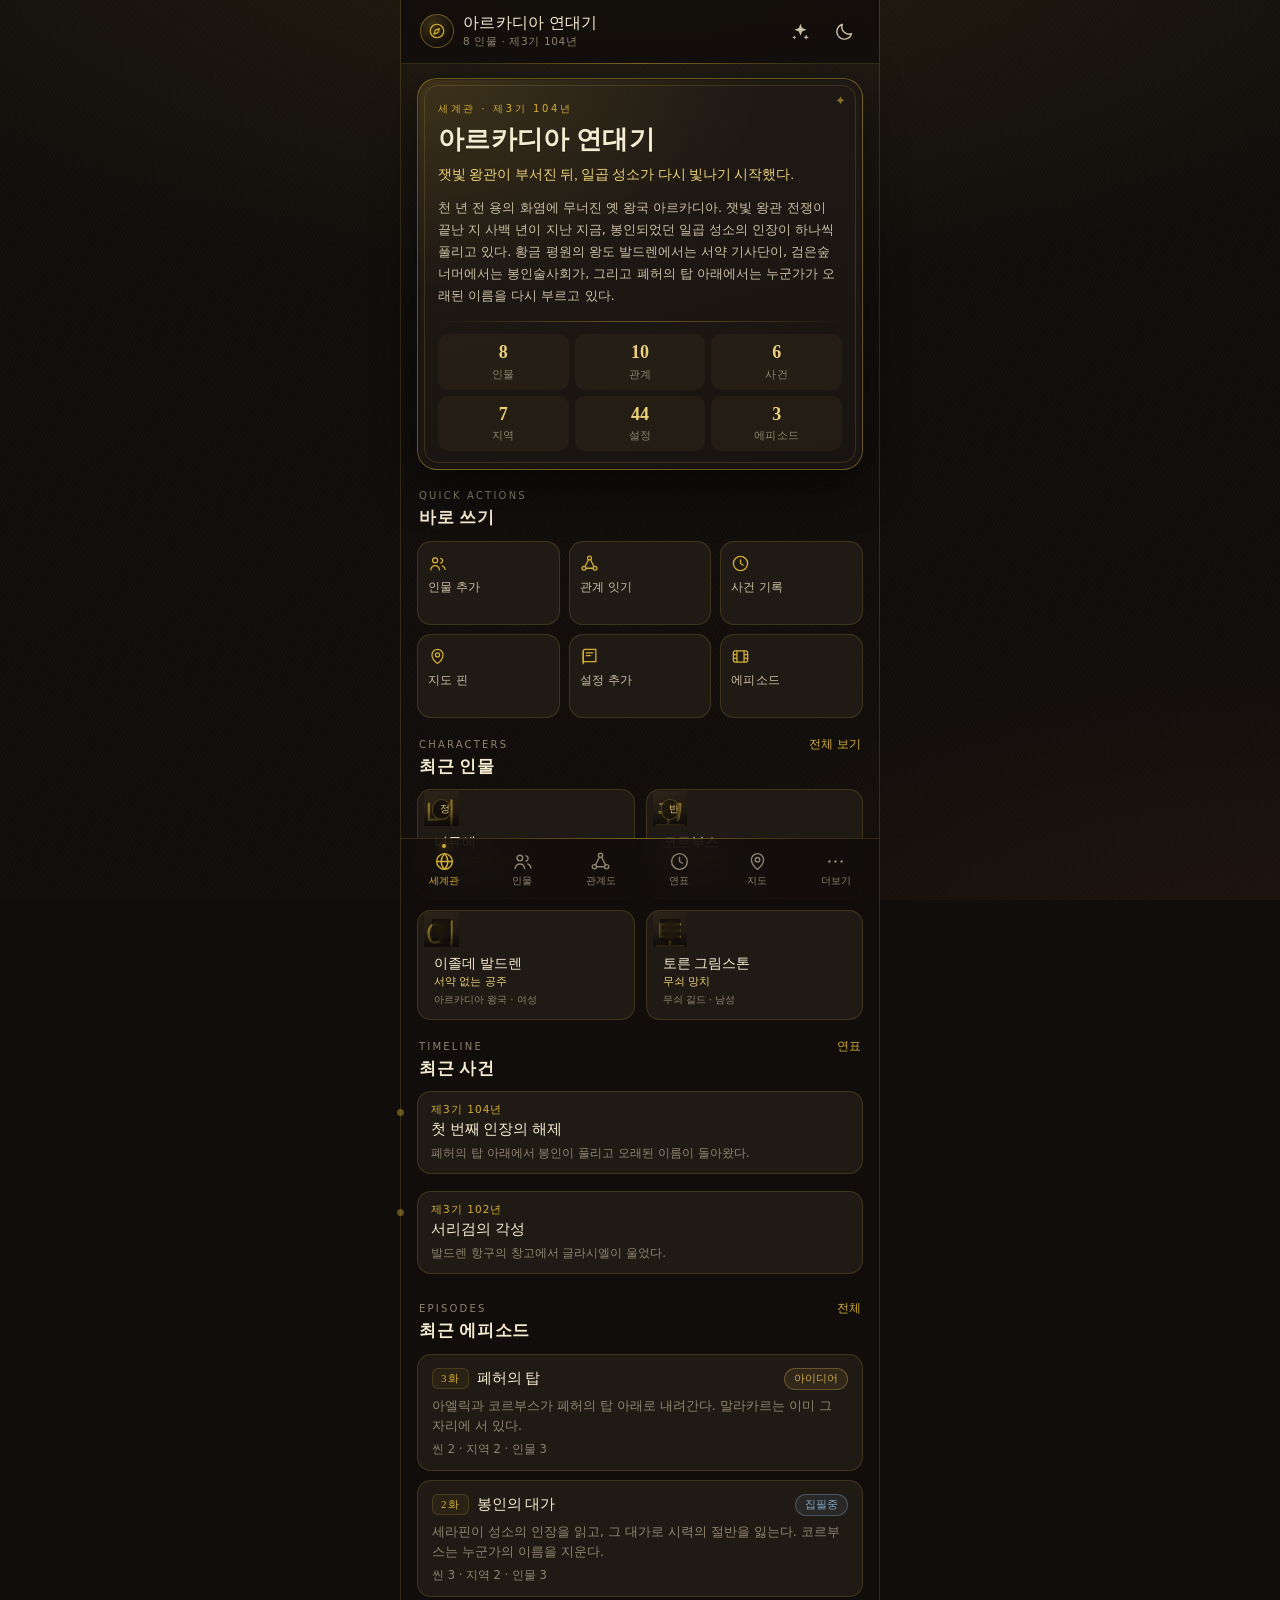
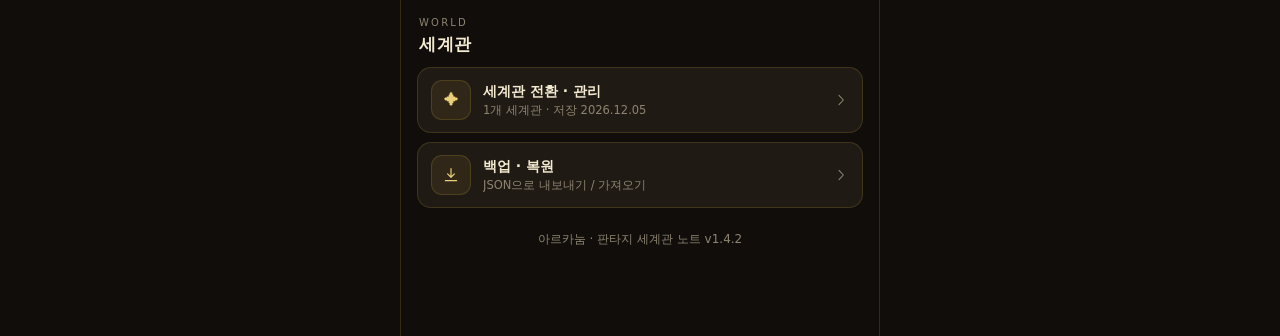
<file: index.html>
<!DOCTYPE html>
<html lang="ko" data-theme="dark">
<head>
<meta charset="utf-8">
<meta name="viewport" content="width=device-width, initial-scale=1, maximum-scale=1, viewport-fit=cover">
<title>아르카눔 · 판타지 세계관 노트</title>
<meta name="description" content="인물·관계도·연표·지도·설정집·에피소드까지, 판타지 세계관을 iPhone에서 한 손으로 짓는 노트.">
<meta name="theme-color" content="#12100e">
<meta name="apple-mobile-web-app-capable" content="yes">
<meta name="mobile-web-app-capable" content="yes">
<meta name="apple-mobile-web-app-status-bar-style" content="black-translucent">
<meta name="apple-mobile-web-app-title" content="아르카눔">
<meta name="format-detection" content="telephone=no">
<link rel="manifest" href="manifest.json">
<link rel="apple-touch-icon" href="icons/icon-180.png">
<link rel="icon" type="image/png" href="icons/icon-192.png">
<link rel="stylesheet" href="styles.css?v=1.4.2">
<script>
  window.__qaErrors = [];
  (function () {
    function push(o) { try { window.__qaErrors.push(o); } catch (e) {} }
    window.addEventListener('error', function (e) {
      push({ type: 'error', msg: String(e.message || e.type), src: (e.filename || '') + ':' + (e.lineno || '') });
    });
    window.addEventListener('unhandledrejection', function (e) {
      push({ type: 'rejection', msg: String((e.reason && e.reason.message) || e.reason) });
    });
    var ce = console.error.bind(console);
    console.error = function () {
      push({ type: 'console', msg: Array.prototype.map.call(arguments, function (a) {
        try { return typeof a === 'string' ? a : JSON.stringify(a); } catch (err) { return String(a); }
      }).join(' ') });
      ce.apply(null, arguments);
    };
    try {
      var t = localStorage.getItem('arcanum.theme');
      if (t === 'parchment' || t === 'dark') document.documentElement.dataset.theme = t;
    } catch (e) {}
  })();
</script>
</head>
<body>

<svg width="0" height="0" style="position:absolute" aria-hidden="true" focusable="false">
  <defs>
    <symbol fill="none" stroke="currentColor" stroke-width="1.6" stroke-linecap="round" stroke-linejoin="round" id="i-globe" viewBox="0 0 24 24"><circle cx="12" cy="12" r="9"/><path d="M3 12h18M12 3c2.5 2.6 3.8 5.7 3.8 9S14.5 18.4 12 21c-2.5-2.6-3.8-5.7-3.8-9S9.5 5.6 12 3z"/></symbol>
    <symbol fill="none" stroke="currentColor" stroke-width="1.6" stroke-linecap="round" stroke-linejoin="round" id="i-users" viewBox="0 0 24 24"><circle cx="9" cy="8" r="3.2"/><path d="M3.5 20c.6-3.3 2.8-5.2 5.5-5.2s4.9 1.9 5.5 5.2M16 5.4a3.2 3.2 0 0 1 0 6.2M18 14.9c2 .6 3.3 2.3 3.7 4.6"/></symbol>
    <symbol fill="none" stroke="currentColor" stroke-width="1.6" stroke-linecap="round" stroke-linejoin="round" id="i-network" viewBox="0 0 24 24"><circle cx="12" cy="5" r="2.4"/><circle cx="5" cy="18" r="2.4"/><circle cx="19" cy="18" r="2.4"/><path d="M10.7 7.2 6.4 15.8M13.3 7.2l4.3 8.6M7.4 18h9.2"/></symbol>
    <symbol fill="none" stroke="currentColor" stroke-width="1.6" stroke-linecap="round" stroke-linejoin="round" id="i-clock" viewBox="0 0 24 24"><circle cx="12" cy="12" r="9"/><path d="M12 7.5V12l3.2 2"/></symbol>
    <symbol fill="none" stroke="currentColor" stroke-width="1.6" stroke-linecap="round" stroke-linejoin="round" id="i-pin" viewBox="0 0 24 24"><path d="M12 21s7-5.6 7-11a7 7 0 1 0-14 0c0 5.4 7 11 7 11z"/><circle cx="12" cy="10" r="2.6"/></symbol>
    <symbol fill="none" stroke="currentColor" stroke-width="1.6" stroke-linecap="round" stroke-linejoin="round" id="i-book" viewBox="0 0 24 24"><path d="M4 5.5A2.5 2.5 0 0 1 6.5 3H20v15.5H6.5A2.5 2.5 0 0 0 4 21z"/><path d="M4 5.5v13M8 7.5h8M8 11h5"/></symbol>
    <symbol fill="none" stroke="currentColor" stroke-width="1.6" stroke-linecap="round" stroke-linejoin="round" id="i-film" viewBox="0 0 24 24"><rect x="3" y="5" width="18" height="14" rx="2.5"/><path d="M7.5 5v14M16.5 5v14M3 9.5h4.5M3 14.5h4.5M16.5 9.5H21M16.5 14.5H21"/></symbol>
    <symbol fill="currentColor" stroke="none" stroke-width="0" id="i-sparkles" viewBox="0 0 24 24"><path d="M12 3.2l1.9 4.9 4.9 1.9-4.9 1.9-1.9 4.9-1.9-4.9L5.2 10l4.9-1.9z"/><path d="M18.5 15.5l.9 2.1 2.1.9-2.1.9-.9 2.1-.9-2.1-2.1-.9 2.1-.9zM5 16.5l.7 1.6 1.6.7-1.6.7L5 21.1l-.7-1.6-1.6-.7 1.6-.7z"/></symbol>
    <symbol fill="none" stroke="currentColor" stroke-width="1.6" stroke-linecap="round" stroke-linejoin="round" id="i-plus" viewBox="0 0 24 24"><path d="M12 5v14M5 12h14"/></symbol>
    <symbol fill="none" stroke="currentColor" stroke-width="1.6" stroke-linecap="round" stroke-linejoin="round" id="i-search" viewBox="0 0 24 24"><circle cx="11" cy="11" r="6.5"/><path d="M16 16l4.5 4.5"/></symbol>
    <symbol fill="none" stroke="currentColor" stroke-width="1.6" stroke-linecap="round" stroke-linejoin="round" id="i-x" viewBox="0 0 24 24"><path d="M6 6l12 12M18 6L6 18"/></symbol>
    <symbol fill="none" stroke="currentColor" stroke-width="1.6" stroke-linecap="round" stroke-linejoin="round" id="i-chev-right" viewBox="0 0 24 24"><path d="M9 5l6.5 7L9 19"/></symbol>
    <symbol fill="none" stroke="currentColor" stroke-width="1.6" stroke-linecap="round" stroke-linejoin="round" id="i-chev-down" viewBox="0 0 24 24"><path d="M5 9l7 6.5L19 9"/></symbol>
    <symbol fill="none" stroke="currentColor" stroke-width="1.6" stroke-linecap="round" stroke-linejoin="round" id="i-chev-left" viewBox="0 0 24 24"><path d="M15 5l-6.5 7L15 19"/></symbol>
    <symbol fill="none" stroke="currentColor" stroke-width="1.6" stroke-linecap="round" stroke-linejoin="round" id="i-download" viewBox="0 0 24 24"><path d="M12 3.5v11M7.5 10.5 12 15l4.5-4.5M4.5 19.5h15"/></symbol>
    <symbol fill="none" stroke="currentColor" stroke-width="1.6" stroke-linecap="round" stroke-linejoin="round" id="i-upload" viewBox="0 0 24 24"><path d="M12 15.5v-11M7.5 9 12 4.5 16.5 9M4.5 19.5h15"/></symbol>
    <symbol fill="none" stroke="currentColor" stroke-width="1.6" stroke-linecap="round" stroke-linejoin="round" id="i-trash" viewBox="0 0 24 24"><path d="M4.5 6.5h15M9 6.5V4h6v2.5M6.5 6.5l.9 13.5h9.2l.9-13.5M10 10.5v6M14 10.5v6"/></symbol>
    <symbol fill="none" stroke="currentColor" stroke-width="1.6" stroke-linecap="round" stroke-linejoin="round" id="i-edit" viewBox="0 0 24 24"><path d="M4.5 19.5h4l10-10a2.1 2.1 0 0 0-3-3l-10 10z"/><path d="M14.5 5.5l3 3"/></symbol>
    <symbol fill="none" stroke="currentColor" stroke-width="1.6" stroke-linecap="round" stroke-linejoin="round" id="i-copy" viewBox="0 0 24 24"><rect x="8.5" y="8.5" width="11" height="12" rx="2"/><path d="M15.5 5.5h-9a2 2 0 0 0-2 2v9"/></symbol>
    <symbol fill="none" stroke="currentColor" stroke-width="1.6" stroke-linecap="round" stroke-linejoin="round" id="i-refresh" viewBox="0 0 24 24"><path d="M20 12a8 8 0 1 1-2.6-5.9M20 4v4h-4"/></symbol>
    <symbol fill="none" stroke="currentColor" stroke-width="1.6" stroke-linecap="round" stroke-linejoin="round" id="i-image" viewBox="0 0 24 24"><rect x="3.5" y="4.5" width="17" height="15" rx="2.5"/><circle cx="9" cy="10" r="1.6"/><path d="M4 17l5-4.5 4 3.5 3-2.5 4 3.5"/></symbol>
    <symbol fill="none" stroke="currentColor" stroke-width="1.6" stroke-linecap="round" stroke-linejoin="round" id="i-check" viewBox="0 0 24 24"><path d="M4.5 12.5l5 5 10-11"/></symbol>
    <symbol fill="currentColor" stroke="none" stroke-width="0" id="i-more" viewBox="0 0 24 24"><circle cx="5" cy="12" r="1.4"/><circle cx="12" cy="12" r="1.4"/><circle cx="19" cy="12" r="1.4"/></symbol>
    <symbol fill="none" stroke="currentColor" stroke-width="1.6" stroke-linecap="round" stroke-linejoin="round" id="i-moon" viewBox="0 0 24 24"><path d="M20 14.5A8.2 8.2 0 0 1 9.5 4 8.5 8.5 0 1 0 20 14.5z"/></symbol>
    <symbol fill="none" stroke="currentColor" stroke-width="1.6" stroke-linecap="round" stroke-linejoin="round" id="i-sun" viewBox="0 0 24 24"><circle cx="12" cy="12" r="4"/><path d="M12 2.5v2.2M12 19.3v2.2M4.3 4.3l1.6 1.6M18.1 18.1l1.6 1.6M2.5 12h2.2M19.3 12h2.2M4.3 19.7l1.6-1.6M18.1 5.9l1.6-1.6"/></symbol>
    <symbol fill="currentColor" stroke="none" stroke-width="0" id="i-play" viewBox="0 0 24 24"><path d="M8 5.5l10 6.5L8 18.5z"/></symbol>
    <symbol fill="none" stroke="currentColor" stroke-width="1.6" stroke-linecap="round" stroke-linejoin="round" id="i-pause" viewBox="0 0 24 24"><path d="M9 5.5v13M15 5.5v13"/></symbol>
    <symbol fill="none" stroke="currentColor" stroke-width="1.6" stroke-linecap="round" stroke-linejoin="round" id="i-target" viewBox="0 0 24 24"><circle cx="12" cy="12" r="7.5"/><circle cx="12" cy="12" r="2.2"/><path d="M12 2.5v3M12 18.5v3M2.5 12h3M18.5 12h3"/></symbol>
    <symbol fill="none" stroke="currentColor" stroke-width="1.6" stroke-linecap="round" stroke-linejoin="round" id="i-zoom-in" viewBox="0 0 24 24"><circle cx="11" cy="11" r="6.5"/><path d="M16 16l4.5 4.5M11 8.5v5M8.5 11h5"/></symbol>
    <symbol fill="none" stroke="currentColor" stroke-width="1.6" stroke-linecap="round" stroke-linejoin="round" id="i-zoom-out" viewBox="0 0 24 24"><circle cx="11" cy="11" r="6.5"/><path d="M16 16l4.5 4.5M8.5 11h5"/></symbol>
    <symbol fill="none" stroke="currentColor" stroke-width="1.6" stroke-linecap="round" stroke-linejoin="round" id="i-compass" viewBox="0 0 24 24"><circle cx="12" cy="12" r="9"/><path d="M15.2 8.8l-2 5.4-5.4 2 2-5.4z"/></symbol>
    <symbol fill="none" stroke="currentColor" stroke-width="1.6" stroke-linecap="round" stroke-linejoin="round" id="i-route" viewBox="0 0 24 24"><circle cx="6" cy="6" r="2.4"/><circle cx="18" cy="18" r="2.4"/><path d="M8.4 6h4.1a3.5 3.5 0 0 1 0 7H9.5a3.5 3.5 0 0 0 0 7h6.1"/></symbol>
    <symbol fill="none" stroke="currentColor" stroke-width="1.6" stroke-linecap="round" stroke-linejoin="round" id="i-quill" viewBox="0 0 24 24"><path d="M19.5 4.5c-6.2.6-10.4 3.2-12 7.4-.5 1.3-.8 3.1-.9 4.6 1.5-.1 3.3-.4 4.6-.9 4.2-1.6 6.8-5.8 7.4-12z"/><path d="M4.5 19.5c1.6-3.4 4-6 7.5-8"/></symbol>
    <symbol fill="none" stroke="currentColor" stroke-width="1.6" stroke-linecap="round" stroke-linejoin="round" id="i-shield" viewBox="0 0 24 24"><path d="M12 3.2 19 6v5.4c0 4.4-2.9 7.6-7 9.4-4.1-1.8-7-5-7-9.4V6z"/></symbol>
    <symbol fill="none" stroke="currentColor" stroke-width="1.6" stroke-linecap="round" stroke-linejoin="round" id="i-flame" viewBox="0 0 24 24"><path d="M12 3s5 4.2 5 8.7c0 2.9-2.2 5.3-5 5.3s-5-2.4-5-5.3c0-1.6.8-3 1.7-4.1.4 1.4 1.3 2.3 2.3 2.3 1.2 0 1.9-1 1.9-2.4 0-1.4-.9-3.1-.9-4.5z"/><path d="M8 19.5h8"/></symbol>
  </defs>
</svg>

<div class="app" id="app">
  <header class="topbar">
    <button class="world-switch" id="world-switch" aria-haspopup="dialog">
      <span class="world-switch__sigil"><svg width="18" height="18"><use href="#i-compass"/></svg></span>
      <span class="world-switch__text">
        <span class="world-switch__name" id="world-name">세계관</span>
        <span class="world-switch__sub" id="world-sub">불러오는 중…</span>
      </span>
    </button>
    <div class="topbar__actions">
      <button class="icon-btn" id="btn-generator" aria-label="이름·지명 추천">
        <svg><use href="#i-sparkles"/></svg>
      </button>
      <button class="icon-btn" id="btn-theme" aria-label="테마 바꾸기">
        <svg><use href="#i-moon"/></svg>
      </button>
    </div>
  </header>

  <main>
    <section class="view is-active" id="view-dashboard" data-view="dashboard"><div id="dash-host"></div></section>
    <section class="view" id="view-characters" data-view="characters"><div id="chars-host"></div></section>
    <section class="view" id="view-relations" data-view="relations"><div id="rel-host"></div></section>
    <section class="view" id="view-timeline" data-view="timeline"><div id="tl-host"></div></section>
    <section class="view" id="view-map" data-view="map"><div id="map-host"></div></section>
    <section class="view" id="view-lore" data-view="lore"><div id="lore-host"></div></section>
    <section class="view" id="view-episodes" data-view="episodes"><div id="ep-host"></div></section>
  </main>

  <button class="fab" id="fab" hidden aria-label="새로 추가">
    <svg><use href="#i-plus"/></svg>
  </button>

  <nav class="tabbar" id="tabbar" aria-label="주요 메뉴">
    <button class="tab is-active" data-tab="dashboard"><svg><use href="#i-globe"/></svg><span>세계관</span></button>
    <button class="tab" data-tab="characters"><svg><use href="#i-users"/></svg><span>인물</span></button>
    <button class="tab" data-tab="relations"><svg><use href="#i-network"/></svg><span>관계도</span></button>
    <button class="tab" data-tab="timeline"><svg><use href="#i-clock"/></svg><span>연표</span></button>
    <button class="tab" data-tab="map"><svg><use href="#i-pin"/></svg><span>지도</span></button>
    <button class="tab" data-tab="more"><svg><use href="#i-more"/></svg><span>더보기</span></button>
  </nav>
</div>

<div id="sheet-root"></div>
<div id="toast-root"></div>
<input type="file" id="import-input" accept="application/json,.json" hidden>

<script src="js/utils.js?v=1.4.2"></script>
<script src="js/store.js?v=1.4.2"></script>
<script src="js/generator.js?v=1.4.2"></script>
<script src="js/sample.js?v=1.4.2"></script>
<script src="js/graph.js?v=1.4.2"></script>
<script src="js/factiongraph.js?v=1.4.2"></script>
<script src="js/worldgen.js?v=1.4.2"></script>
<script src="js/mapview.js?v=1.4.2"></script>
<script src="js/rankicon.js?v=1.4.2"></script>
<script src="js/app.js?v=1.4.2"></script>
</body>
</html>
</file>
<file: styles.css>
/* =========================================================
   ARCANUM · 판타지 세계관 노트
   Mobile-first (390–430px) dark fantasy + parchment theme
   ========================================================= */

:root {
  --font-display: "AppleMyungjo", "Nanum Myeongjo", "Noto Serif KR", ui-serif, Georgia, "Times New Roman", serif;
  --font-body: -apple-system, BlinkMacSystemFont, "Apple SD Gothic Neo", "Pretendard", "Noto Sans KR", system-ui, sans-serif;
  --nav-h: 62px;
  --top-h: 54px;
  --safe-t: env(safe-area-inset-top, 0px);
  --safe-b: env(safe-area-inset-bottom, 0px);
  --r-sm: 10px;
  --r-md: 14px;
  --r-lg: 20px;
  --ease: cubic-bezier(.22, 1, .36, 1);
}

[data-theme="dark"] {
  --bg: #100d0b;
  --bg-glow-1: rgba(212, 175, 55, .10);
  --bg-glow-2: rgba(120, 60, 30, .16);
  --surface: #201a15;
  --surface-2: #191411;
  --surface-3: #2a2119;
  --line: rgba(212, 175, 55, .18);
  --line-strong: rgba(212, 175, 55, .42);
  --gold: #d4af37;
  --gold-soft: #ead07a;
  --gold-deep: #9c7a24;
  --text: #f4ebd0;
  --text-dim: #cabfa4;
  --muted: #8d846f;
  --ink: #1a1412;
  --parchment: #f4ebd0;
  --parchment-line: rgba(90, 70, 40, .35);
  --glass: rgba(16, 13, 11, .82);
  --shadow: 0 18px 40px rgba(0, 0, 0, .5);
  --shadow-sm: 0 6px 18px rgba(0, 0, 0, .35);
  --danger: #c9636b;
  --ok: #7fb08b;
  --map-bg: #d9c9a4;
}

[data-theme="parchment"] {
  --bg: #eadfc3;
  --bg-glow-1: rgba(255, 255, 255, .55);
  --bg-glow-2: rgba(150, 110, 50, .18);
  --surface: #f9f2df;
  --surface-2: #f3e9ce;
  --surface-3: #fffaf0;
  --line: rgba(122, 92, 42, .22);
  --line-strong: rgba(122, 92, 42, .48);
  --gold: #96701c;
  --gold-soft: #b98f2c;
  --gold-deep: #6d5220;
  --text: #2b2118;
  --text-dim: #554631;
  --muted: #7c6b51;
  --ink: #fdf8ec;
  --parchment: #fdf8ec;
  --parchment-line: rgba(120, 92, 50, .3);
  --glass: rgba(249, 242, 223, .88);
  --shadow: 0 14px 30px rgba(80, 60, 25, .16);
  --shadow-sm: 0 4px 14px rgba(80, 60, 25, .12);
  --danger: #a83c45;
  --ok: #3f7a52;
  --map-bg: #d9c9a4;
}

* { box-sizing: border-box; -webkit-tap-highlight-color: transparent; }

html, body {
  margin: 0;
  padding: 0;
  background: var(--bg);
  color: var(--text);
  font-family: var(--font-body);
  font-size: 15px;
  line-height: 1.5;
  -webkit-text-size-adjust: 100%;
  text-size-adjust: 100%;
  /* 가로로 삐져나가는 내용이 화면을 줄여(줌아웃) 고정 단추가 밖으로 밀리는 것을 막는다 */
  overflow-x: hidden;
}

body {
  min-height: 100vh;
  min-height: 100dvh;
  overscroll-behavior-y: none;
  background-image:
    radial-gradient(120% 70% at 50% -10%, var(--bg-glow-1) 0%, transparent 60%),
    radial-gradient(90% 60% at 100% 110%, var(--bg-glow-2) 0%, transparent 65%),
    repeating-linear-gradient(115deg, rgba(255, 255, 255, .014) 0 1px, transparent 1px 3px);
  background-attachment: fixed;
}

body.sheet-open { overflow: hidden; }

button, input, textarea, select {
  font-family: inherit;
  font-size: inherit;
  color: inherit;
}

button { cursor: pointer; border: 0; background: none; }
button:disabled { opacity: .45; cursor: default; }

h1, h2, h3, h4 {
  font-family: var(--font-display);
  font-weight: 600;
  margin: 0;
  letter-spacing: .01em;
}

p { margin: 0; }
a { color: var(--gold-soft); }

svg { display: block; }

/* ---------- App shell ---------- */
.app {
  max-width: 480px;
  margin: 0 auto;
  min-height: 100vh;
  min-height: 100dvh;
  position: relative;
  isolation: isolate;
}

@media (min-width: 520px) {
  .app {
    border-left: 1px solid var(--line);
    border-right: 1px solid var(--line);
    background: linear-gradient(180deg, rgba(255, 255, 255, .012), transparent 30%);
  }
}

/* ---------- Top bar ---------- */
.topbar {
  position: sticky;
  top: 0;
  z-index: 40;
  padding: calc(var(--safe-t) + 8px) 14px 9px;
  display: flex;
  align-items: center;
  gap: 8px;
  background: var(--glass);
  -webkit-backdrop-filter: blur(14px) saturate(1.2);
  backdrop-filter: blur(14px) saturate(1.2);
  border-bottom: 1px solid var(--line);
}

.topbar::after {
  content: "";
  position: absolute;
  left: 12%;
  right: 12%;
  bottom: -1px;
  height: 1px;
  background: linear-gradient(90deg, transparent, var(--line-strong), transparent);
}

.world-switch {
  flex: 1;
  min-width: 0;
  display: flex;
  align-items: center;
  gap: 9px;
  padding: 5px 8px 5px 5px;
  border-radius: 12px;
  text-align: left;
  min-height: 44px;
}

.world-switch:active { background: rgba(212, 175, 55, .08); }

.world-switch__sigil {
  width: 34px;
  height: 34px;
  flex: none;
  border-radius: 50%;
  display: grid;
  place-items: center;
  color: var(--gold);
  background: radial-gradient(circle at 35% 30%, rgba(212, 175, 55, .22), transparent 70%);
  border: 1px solid var(--line-strong);
}

.world-switch__text { min-width: 0; }

.world-switch__name {
  display: block;
  font-family: var(--font-display);
  font-size: 15.5px;
  letter-spacing: .02em;
  color: var(--text);
  white-space: nowrap;
  overflow: hidden;
  text-overflow: ellipsis;
  max-width: 190px;
}

.world-switch__sub {
  display: block;
  font-size: 10.5px;
  color: var(--muted);
  letter-spacing: .06em;
  text-transform: uppercase;
  margin-top: 1px;
}

.topbar__actions { display: flex; gap: 2px; flex: none; }

.icon-btn {
  width: 42px;
  height: 42px;
  display: grid;
  place-items: center;
  border-radius: 12px;
  color: var(--text-dim);
  transition: background .18s, color .18s, transform .18s;
}

.icon-btn:active { transform: scale(.94); background: rgba(212, 175, 55, .12); }
.icon-btn.is-gold { color: var(--gold); }
.icon-btn svg { width: 21px; height: 21px; }

/* ---------- Main / views ---------- */
main {
  padding: 14px 16px calc(var(--nav-h) + var(--safe-b) + 26px);
  min-height: 60vh;
}

.view { display: none; }
.view.is-active { display: block; animation: viewIn .28s var(--ease); }

@keyframes viewIn {
  from { opacity: 0; transform: translateY(6px); }
  to { opacity: 1; transform: none; }
}

.section-head {
  display: flex;
  align-items: baseline;
  justify-content: space-between;
  gap: 10px;
  margin: 18px 2px 10px;
}

.section-head:first-child { margin-top: 4px; }

.section-head h2 {
  font-size: 17px;
  letter-spacing: .04em;
}

.section-head .eyebrow {
  font-size: 10px;
  letter-spacing: .22em;
  text-transform: uppercase;
  color: var(--muted);
  display: block;
  margin-bottom: 2px;
  font-family: var(--font-body);
}

.section-head__link {
  font-size: 12px;
  color: var(--gold);
  padding: 6px;
  margin: -6px;
}

/* ---------- Hero ---------- */
.hero {
  position: relative;
  padding: 22px 20px 18px;
  border-radius: var(--r-lg);
  background:
    radial-gradient(140% 100% at 0% 0%, rgba(212, 175, 55, .16), transparent 55%),
    linear-gradient(165deg, var(--surface) 0%, var(--surface-2) 100%);
  border: 1px solid var(--line-strong);
  box-shadow: var(--shadow), inset 0 0 0 1px rgba(0, 0, 0, .25);
  overflow: hidden;
}

.hero::before {
  content: "";
  position: absolute;
  inset: 6px;
  border: 1px solid var(--line);
  border-radius: calc(var(--r-lg) - 6px);
  pointer-events: none;
}

.hero::after {
  content: "✦";
  position: absolute;
  right: 16px;
  top: 12px;
  color: var(--gold);
  opacity: .6;
  font-size: 13px;
}

.hero__eyebrow {
  font-size: 10px;
  letter-spacing: .26em;
  text-transform: uppercase;
  color: var(--gold);
  margin-bottom: 8px;
}

.hero h1 {
  font-size: 26px;
  line-height: 1.24;
  color: var(--text);
  text-shadow: 0 1px 0 rgba(0, 0, 0, .3);
}

.hero__tagline {
  font-family: var(--font-display);
  font-size: 13.5px;
  line-height: 1.65;
  color: var(--gold-soft);
  margin-top: 8px;
}

.hero__desc {
  font-size: 13px;
  line-height: 1.7;
  color: var(--text-dim);
  margin-top: 10px;
}

.hero__divider {
  height: 1px;
  margin: 14px 0 12px;
  background: linear-gradient(90deg, transparent, var(--line-strong), transparent);
}

.hero__stats {
  display: grid;
  grid-template-columns: repeat(3, 1fr);
  gap: 6px;
}

.stat {
  padding: 7px 4px;
  text-align: center;
  border-radius: 10px;
  background: rgba(212, 175, 55, .05);
  border: 1px solid transparent;
}

.stat:active { border-color: var(--line-strong); }

.stat b {
  display: block;
  font-family: var(--font-display);
  font-size: 18px;
  color: var(--gold-soft);
  line-height: 1.2;
}

.stat span {
  font-size: 10.5px;
  color: var(--muted);
  letter-spacing: .04em;
}

/* ---------- Quick actions ---------- */
.quick-grid {
  display: grid;
  grid-template-columns: repeat(3, 1fr);
  gap: 9px;
}

.quick {
  display: flex;
  flex-direction: column;
  align-items: flex-start;
  gap: 7px;
  padding: 12px 10px;
  min-height: 84px;
  border-radius: var(--r-md);
  background: var(--surface);
  border: 1px solid var(--line);
  color: var(--text-dim);
  text-align: left;
  transition: transform .16s var(--ease), border-color .16s;
}

.quick:active { transform: translateY(1px) scale(.985); border-color: var(--line-strong); }

.quick svg { width: 19px; height: 19px; color: var(--gold); }
.quick span { font-size: 11.5px; line-height: 1.3; letter-spacing: .01em; }

/* ---------- Cards ---------- */
.card {
  background: var(--surface);
  border: 1px solid var(--line);
  border-radius: var(--r-md);
  padding: 14px;
}

.card--parchment {
  background:
    linear-gradient(170deg, rgba(255, 255, 255, .6), rgba(0, 0, 0, 0) 55%),
    var(--surface);
}

.list { display: flex; flex-direction: column; gap: 9px; }

.row-card {
  display: flex;
  align-items: center;
  gap: 12px;
  width: 100%;
  padding: 12px 13px;
  border-radius: var(--r-md);
  background: var(--surface);
  border: 1px solid var(--line);
  text-align: left;
  transition: border-color .16s, transform .16s;
}

.row-card:active { border-color: var(--line-strong); transform: scale(.995); }

.row-card__badge {
  flex: none;
  width: 40px;
  height: 40px;
  border-radius: 11px;
  display: grid;
  place-items: center;
  font-family: var(--font-display);
  font-size: 15px;
  color: var(--gold-soft);
  background: rgba(212, 175, 55, .09);
  border: 1px solid var(--line);
}

.row-card__body { flex: 1; min-width: 0; }

.row-card__title {
  display: block;
  font-size: 14px;
  font-weight: 600;
  color: var(--text);
  white-space: nowrap;
  overflow: hidden;
  text-overflow: ellipsis;
}

.row-card__meta {
  display: block;
  font-size: 11.5px;
  color: var(--muted);
  margin-top: 2px;
  white-space: nowrap;
  overflow: hidden;
  text-overflow: ellipsis;
}

.row-card__chev { color: var(--muted); flex: none; }
.row-card__chev svg { width: 16px; height: 16px; }

/* ---------- Character grid ---------- */
.char-grid {
  display: grid;
  grid-template-columns: repeat(2, 1fr);
  gap: 11px;
}

.char-card {
  position: relative;
  display: flex;
  flex-direction: column;
  border-radius: var(--r-md);
  overflow: hidden;
  background: var(--surface);
  border: 1px solid var(--line);
  text-align: left;
  transition: transform .16s var(--ease), border-color .16s;
}

.char-card:active { transform: scale(.98); border-color: var(--line-strong); }

.char-card__portrait {
  position: relative;
  aspect-ratio: 1 / 1;
  background: linear-gradient(160deg, #2e2418, #191310);
  display: grid;
  place-items: center;
  overflow: hidden;
}

.char-card__portrait img {
  width: 100%;
  height: 100%;
  object-fit: cover;
  object-position: center top;   /* 인물 얼굴·상반신이 잘리지 않게 */
  display: block;
}

.char-card__initial {
  font-family: var(--font-display);
  font-size: 34px;
  color: rgba(212, 175, 55, .55);
  letter-spacing: .02em;
}

.char-card__portrait::after {
  content: "";
  position: absolute;
  inset: 0;
  background: linear-gradient(180deg, transparent 55%, rgba(12, 9, 7, .82));
  pointer-events: none;
}

.char-card__race {
  position: absolute;
  left: 8px;
  top: 8px;
  z-index: 2;
  font-size: 9.5px;
  letter-spacing: .05em;
  padding: 3px 7px;
  border-radius: 999px;
  color: var(--gold-soft);
  background: rgba(12, 9, 7, .6);
  border: 1px solid rgba(212, 175, 55, .3);
  -webkit-backdrop-filter: blur(4px);
  backdrop-filter: blur(4px);
  max-width: calc(100% - 16px);
  white-space: nowrap;
  overflow: hidden;
  text-overflow: ellipsis;
}

.char-card__body { padding: 8px 10px 11px; }

.char-card__name {
  font-family: var(--font-display);
  font-size: 14px;
  color: var(--text);
  white-space: nowrap;
  overflow: hidden;
  text-overflow: ellipsis;
}

.char-card__title {
  font-size: 10.5px;
  color: var(--gold-soft);
  margin-top: 2px;
  white-space: nowrap;
  overflow: hidden;
  text-overflow: ellipsis;
}

.char-card__faction {
  font-size: 10px;
  color: var(--muted);
  margin-top: 4px;
  white-space: nowrap;
  overflow: hidden;
  text-overflow: ellipsis;
}

/* ---------- Search & chips ---------- */
.toolbar {
  display: flex;
  gap: 8px;
  align-items: center;
  margin-bottom: 10px;
}

.search {
  flex: 1;
  min-width: 0;
  display: flex;
  align-items: center;
  gap: 8px;
  padding: 0 12px;
  height: 44px;
  border-radius: 12px;
  background: var(--surface-2);
  border: 1px solid var(--line);
}

.search svg { width: 17px; height: 17px; color: var(--muted); flex: none; }

.search input {
  flex: 1;
  min-width: 0;
  border: 0;
  background: none;
  outline: none;
  font-size: 16px;
  color: var(--text);
}

.search input::placeholder { color: var(--muted); }

.chip-row {
  display: flex;
  gap: 7px;
  overflow-x: auto;
  padding: 2px 2px 8px;
  margin: 0 -2px;
  scrollbar-width: none;
  -webkit-overflow-scrolling: touch;
}

.chip-row::-webkit-scrollbar { display: none; }

.chip {
  flex: none;
  height: 32px;
  padding: 0 13px;
  border-radius: 999px;
  font-size: 12.5px;
  color: var(--text-dim);
  background: var(--surface);
  border: 1px solid var(--line);
  white-space: nowrap;
  transition: background .16s, color .16s, border-color .16s;
}

.chip--active {
  color: var(--ink);
  background: linear-gradient(180deg, var(--gold-soft), var(--gold));
  border-color: var(--gold);
  font-weight: 600;
}

.chip--small { height: 28px; font-size: 11.5px; padding: 0 11px; }

.label-row {
  display: flex;
  align-items: baseline;
  justify-content: space-between;
  margin: 14px 2px 6px;
  font-size: 10.5px;
  letter-spacing: .18em;
  text-transform: uppercase;
  color: var(--muted);
}

.mini-chips { display: flex; flex-wrap: wrap; gap: 5px; }

.mini-chip {
  font-size: 10.5px;
  padding: 3px 8px;
  border-radius: 999px;
  background: rgba(212, 175, 55, .07);
  border: 1px solid var(--line);
  color: var(--text-dim);
}

/* ---------- Empty state ---------- */
.empty {
  padding: 38px 20px;
  text-align: center;
  border: 1px dashed var(--line-strong);
  border-radius: var(--r-lg);
  background: rgba(212, 175, 55, .03);
}

.empty__sigil {
  font-size: 22px;
  color: var(--gold);
  opacity: .7;
  margin-bottom: 10px;
}

.empty h3 { font-size: 15px; margin-bottom: 6px; }
.empty p { font-size: 12.5px; color: var(--muted); line-height: 1.6; }
.empty .btn { margin-top: 14px; }

/* ---------- Buttons ---------- */
.btn {
  display: inline-flex;
  align-items: center;
  justify-content: center;
  gap: 7px;
  min-height: 46px;
  padding: 0 18px;
  border-radius: 12px;
  font-size: 14px;
  font-weight: 600;
  letter-spacing: .01em;
  color: var(--text);
  background: var(--surface-3);
  border: 1px solid var(--line);
  transition: transform .16s var(--ease), filter .16s;
}

.btn:active { transform: scale(.98); }
.btn svg { width: 17px; height: 17px; }

.btn--gold {
  color: #1a1412;
  background: linear-gradient(175deg, #f0d781 0%, var(--gold) 55%, #b08c22 100%);
  border-color: rgba(255, 240, 190, .5);
  box-shadow: 0 6px 18px rgba(190, 150, 40, .25), inset 0 1px 0 rgba(255, 255, 255, .45);
}

.btn--ghost { background: transparent; }
.btn--danger { color: var(--danger); border-color: rgba(200, 90, 100, .35); background: rgba(200, 90, 100, .06); }
.btn--sm { min-height: 38px; padding: 0 13px; font-size: 12.5px; border-radius: 10px; }
.btn--block { width: 100%; }
.btn--icon { padding: 0; width: 46px; }

.btn-row { display: flex; gap: 8px; }
.btn-row > * { flex: 1; }

/* ---------- FAB ---------- */
.fab {
  position: fixed;
  right: max(16px, calc((100vw - 480px) / 2 + 16px));
  bottom: calc(var(--nav-h) + var(--safe-b) + 16px);
  width: 54px;
  height: 54px;
  border-radius: 50%;
  display: grid;
  place-items: center;
  color: #1a1412;
  background: linear-gradient(170deg, #f2dc94, var(--gold) 60%, #ac8820);
  border: 1px solid rgba(255, 245, 200, .55);
  box-shadow: 0 10px 26px rgba(0, 0, 0, .45), 0 0 0 4px rgba(212, 175, 55, .08);
  z-index: 45;
  transition: transform .18s var(--ease);
}

.fab:active { transform: scale(.93); }
.fab svg { width: 24px; height: 24px; }
.fab[hidden] { display: none; }

/* ---------- Bottom nav ---------- */
.tabbar {
  position: fixed;
  left: 0;
  right: 0;
  bottom: 0;
  z-index: 50;
  display: grid;
  grid-template-columns: repeat(6, 1fr);
  align-items: center;
  height: calc(var(--nav-h) + var(--safe-b));
  padding-bottom: var(--safe-b);
  background: var(--glass);
  -webkit-backdrop-filter: blur(18px) saturate(1.25);
  backdrop-filter: blur(18px) saturate(1.25);
  border-top: 1px solid var(--line);
  padding-inline: 4px;
}

@media (min-width: 520px) {
  .tabbar {
    max-width: 480px;
    margin: 0 auto;
    border-left: 1px solid var(--line);
    border-right: 1px solid var(--line);
  }
}

.tabbar::before {
  content: "";
  position: absolute;
  top: -1px;
  left: 15%;
  right: 15%;
  height: 1px;
  background: linear-gradient(90deg, transparent, var(--line-strong), transparent);
}

.tab {
  position: relative;
  height: 100%;
  display: flex;
  flex-direction: column;
  align-items: center;
  justify-content: center;
  gap: 3px;
  color: var(--muted);
  font-size: 9.5px;
  letter-spacing: .02em;
  transition: color .18s;
}

.tab svg { width: 21px; height: 21px; }
.tab.is-active { color: var(--gold); }

.tab.is-active::after {
  content: "";
  position: absolute;
  top: 5px;
  width: 4px;
  height: 4px;
  border-radius: 50%;
  background: var(--gold);
  box-shadow: 0 0 8px var(--gold);
}

.tab:active { color: var(--gold-soft); }

/* ---------- Sheets ---------- */
.sheet-backdrop {
  position: fixed;
  inset: 0;
  background: rgba(6, 4, 3, .6);
  -webkit-backdrop-filter: blur(3px);
  backdrop-filter: blur(3px);
  opacity: 0;
  transition: opacity .26s ease;
  z-index: 60;
}

.sheet-backdrop.is-open { opacity: 1; }

.sheet {
  position: fixed;
  left: 0;
  right: 0;
  bottom: 0;
  z-index: 61;
  max-width: 480px;
  margin: 0 auto;
  display: flex;
  flex-direction: column;
  max-height: 92vh;
  max-height: 92dvh;
  border-radius: 22px 22px 0 0;
  background: linear-gradient(180deg, var(--surface-3) 0%, var(--surface) 42%, var(--bg) 100%);
  border: 1px solid var(--line-strong);
  border-bottom: 0;
  box-shadow: 0 -20px 50px rgba(0, 0, 0, .5);
  transform: translateY(102%);
  transition: transform .34s var(--ease);
  padding-bottom: var(--safe-b);
}

.sheet.is-open { transform: none; }
.sheet--full { height: 91vh; height: 91dvh; }

/* 이름·칭호를 본문 프로필 블록이 대신 쓰는 시트 — 닫기 버튼만 남긴다 */
.sheet__head--plain { justify-content: flex-end; padding-bottom: 6px; }

.sheet__grab {
  padding: 9px 0 3px;
  display: grid;
  place-items: center;
  flex: none;
}

.sheet__grab::before {
  content: "";
  width: 38px;
  height: 4px;
  border-radius: 999px;
  background: var(--line-strong);
}

.sheet__head {
  flex: none;
  display: flex;
  align-items: flex-start;
  gap: 10px;
  padding: 2px 18px 12px;
  border-bottom: 1px solid var(--line);
}

.sheet__head-text { flex: 1; min-width: 0; }

.sheet__eyebrow {
  font-size: 9.5px;
  letter-spacing: .22em;
  text-transform: uppercase;
  color: var(--gold);
  margin-bottom: 3px;
}

.sheet__title {
  font-size: 19px;
  line-height: 1.3;
  color: var(--text);
}

.sheet__sub {
  font-size: 12px;
  color: var(--muted);
  margin-top: 3px;
}

.sheet__close {
  flex: none;
  width: 34px;
  height: 34px;
  border-radius: 50%;
  display: grid;
  place-items: center;
  color: var(--text-dim);
  background: rgba(127, 127, 127, .12);
  margin-top: 2px;
}

.sheet__close svg { width: 15px; height: 15px; }

.sheet__body {
  flex: 1;
  overflow-y: auto;
  -webkit-overflow-scrolling: touch;
  padding: 16px 18px 22px;
  overscroll-behavior: contain;
}

.sheet__foot {
  flex: none;
  display: flex;
  gap: 8px;
  padding: 10px 18px 12px;
  border-top: 1px solid var(--line);
  background: linear-gradient(180deg, transparent, rgba(0, 0, 0, .18));
}

.sheet__foot > * { flex: 1; }

/* ---------- Forms ---------- */
.field { display: block; margin-bottom: 13px; }

.field__label {
  display: flex;
  align-items: center;
  justify-content: space-between;
  gap: 8px;
  font-size: 10.5px;
  letter-spacing: .14em;
  text-transform: uppercase;
  color: var(--muted);
  margin-bottom: 6px;
}

.field__label b { color: var(--gold); font-weight: 600; }

.input, .textarea, .select {
  display: block;
  width: 100%;
  padding: 11px 13px;
  min-height: 46px;
  border-radius: 11px;
  background: var(--surface-2);
  border: 1px solid var(--line);
  color: var(--text);
  font-size: 16px;
  outline: none;
  transition: border-color .16s, box-shadow .16s;
}

.textarea { min-height: 88px; resize: vertical; line-height: 1.6; font-size: 15px; }

.input:focus, .textarea:focus, .select:focus {
  border-color: var(--line-strong);
  box-shadow: 0 0 0 3px rgba(212, 175, 55, .10);
}

.input::placeholder, .textarea::placeholder { color: var(--muted); }

.field--slim { display: flex; gap: 9px; }
.field--slim > * { flex: 1; }

.field-hint { font-size: 11px; color: var(--muted); margin-top: 5px; line-height: 1.5; }

.input-with-action { display: flex; gap: 6px; align-items: stretch; }
.input-with-action .input { flex: 1; min-width: 0; }

.mini-action {
  flex: none;
  display: inline-flex;
  align-items: center;
  gap: 4px;
  padding: 0 11px;
  min-height: 46px;
  border-radius: 11px;
  font-size: 12px;
  font-weight: 600;
  color: var(--gold-soft);
  background: rgba(212, 175, 55, .08);
  border: 1px solid var(--line-strong);
}

.mini-action:active { background: rgba(212, 175, 55, .18); }
.mini-action svg { width: 14px; height: 14px; }

.picker { display: flex; flex-wrap: wrap; gap: 6px; }

.swatch-row { display: flex; gap: 8px; }

/* ---------- Image drop ---------- */
.img-drop {
  position: relative;
  border-radius: var(--r-md);
  border: 1px dashed var(--line-strong);
  background: var(--surface-2);
  min-height: 120px;
  display: grid;
  place-items: center;
  gap: 6px;
  padding: 14px;
  color: var(--muted);
  font-size: 12px;
  text-align: center;
  overflow: hidden;
}

.img-drop img { position: absolute; inset: 0; width: 100%; height: 100%; object-fit: cover; object-position: center top; cursor: zoom-in; }

.img-drop__inner { position: relative; z-index: 2; display: grid; gap: 5px; justify-items: center; }
.img-drop.has-img .img-drop__inner { display: none; }
.img-drop svg { width: 22px; height: 22px; color: var(--gold); opacity: .8; }

.img-drop__actions {
  position: absolute;
  z-index: 3;
  right: 8px;
  bottom: 8px;
  display: flex;
  flex-wrap: wrap;
  justify-content: flex-end;
  gap: 6px;
}

.img-drop__actions .btn {
  min-height: 34px;
  padding: 0 11px;
  font-size: 11.5px;
  background: rgba(10, 8, 6, .72);
  -webkit-backdrop-filter: blur(6px);
  backdrop-filter: blur(6px);
  color: var(--parchment);
  border-color: rgba(212, 175, 55, .35);
}

/* ---------- Detail sheet bits ---------- */
.detail-hero {
  position: relative;
  border-radius: var(--r-md);
  overflow: hidden;
  border: 1px solid var(--line);
  aspect-ratio: 16 / 10;
  background: linear-gradient(150deg, #33281a, #15100c);
  display: grid;
  place-items: center;
  margin-bottom: 14px;
}

.detail-hero img { width: 100%; height: 100%; object-fit: cover; object-position: center top; }

.detail-hero__initial {
  font-family: var(--font-display);
  font-size: 60px;
  color: rgba(212, 175, 55, .35);
}

.detail-hero::after {
  content: "";
  position: absolute;
  inset: 0;
  box-shadow: inset 0 -70px 60px -30px rgba(0, 0, 0, .7);
  pointer-events: none;
}

/* ---------- 인물 상세 안에서 바로 바꾸는 능력 · 장비 ---------- */
.irank-list { display: grid; gap: 6px; }

.irank {
  display: flex;
  align-items: center;
  gap: 7px;
  padding: 6px 8px 6px 10px;
  border-radius: 10px;
  background: var(--surface-2);
  border: 1px solid var(--line);
}

.irank__icon { flex: none; width: 18px; height: 18px; display: grid; place-items: center; color: var(--gold); }
.irank__icon svg { width: 16px; height: 16px; }
.irank__name { flex: 1; min-width: 0; font-size: 12px; color: var(--text-dim); white-space: nowrap; overflow: hidden; text-overflow: ellipsis; }
.irank__tier { flex: none; min-width: 46px; text-align: center; font-size: 12px; font-weight: 600; color: var(--gold-soft); }

.irank__btn {
  flex: none;
  width: 28px;
  height: 28px;
  border-radius: 8px;
  display: grid;
  place-items: center;
  font-size: 16px;
  line-height: 1;
  color: var(--gold-soft);
  background: var(--surface-3);
  border: 1px solid var(--line-strong);
}
.irank__btn:active { background: rgba(212, 175, 55, .18); }
.irank__btn:disabled { opacity: .3; }

.inline-add {
  display: inline-flex;
  align-items: center;
  gap: 5px;
  margin-top: 8px;
  min-height: 32px;
  padding: 0 11px;
  border-radius: 999px;
  font-size: 11.5px;
  font-weight: 600;
  color: var(--gold-soft);
  background: rgba(212, 175, 55, .07);
  border: 1px dashed var(--line-strong);
}
.inline-add:active { background: rgba(212, 175, 55, .16); }

.mini-chip--x { display: inline-flex; align-items: center; gap: 5px; }
.mini-chip--x b { color: var(--danger); font-size: 12px; line-height: 1; font-weight: 700; }

/* ---------- 인물 상세 맨 위 프로필 (사진 + 이름·칭호·성별·종족) ---------- */
.char-profile {
  display: flex;
  align-items: flex-start;
  gap: 14px;
  padding: 2px 0 14px;
  margin-bottom: 14px;
  border-bottom: 1px solid var(--line);
}

.char-profile__media { flex: none; width: 96px; display: grid; gap: 7px; }

.char-profile__photo {
  position: relative;
  width: 96px;
  height: 96px;
  padding: 0;
  margin: 0;
  border-radius: 20px;
  overflow: hidden;
  border: 1px solid var(--line-strong);
  background: linear-gradient(160deg, #33281a, #17110d);
  display: grid;
  place-items: center;
  box-shadow: var(--shadow-sm);
}

.char-profile__photo.has-img { transition: transform .16s var(--ease); }
.char-profile__photo.has-img:active { transform: scale(.97); }

.char-profile__photo img {
  width: 100%;
  height: 100%;
  object-fit: cover;
  object-position: center top;   /* 머리·얼굴이 잘리지 않게 */
  display: block;
}

.char-profile__initial {
  font-family: var(--font-display);
  font-size: 38px;
  color: rgba(212, 175, 55, .5);
}

.char-profile__lens {
  position: absolute;
  right: 6px;
  bottom: 6px;
  width: 24px;
  height: 24px;
  border-radius: 50%;
  display: grid;
  place-items: center;
  font-size: 11px;
  line-height: 1;
  background: rgba(10, 8, 6, .72);
  border: 1px solid rgba(212, 175, 55, .4);
  -webkit-backdrop-filter: blur(4px);
  backdrop-filter: blur(4px);
}

.char-profile__zoom {
  min-height: 30px;
  padding: 0 8px;
  display: inline-flex;
  align-items: center;
  justify-content: center;
  gap: 3px;
  border-radius: 999px;
  font-size: 10.5px;
  font-weight: 600;
  color: var(--gold-soft);
  background: rgba(212, 175, 55, .1);
  border: 1px solid var(--line-strong);
}

.char-profile__zoom:active { background: rgba(212, 175, 55, .2); }

.char-profile__id { flex: 1; min-width: 0; padding-top: 1px; }

.char-profile__eyebrow {
  font-size: 9px;
  letter-spacing: .22em;
  text-transform: uppercase;
  color: var(--gold);
  margin-bottom: 3px;
}

.char-profile__name {
  font-size: 21px;
  line-height: 1.28;
  color: var(--text);
  word-break: break-word;
}

.char-profile__title {
  margin-top: 3px;
  font-size: 12.5px;
  line-height: 1.4;
  color: var(--gold-soft);
}

.char-profile__chips { display: flex; flex-wrap: wrap; gap: 5px; margin-top: 8px; }
.char-profile__chips .mini-chip { font-size: 10px; }

.char-profile__body {
  margin-top: 6px;
  font-size: 11.5px;
  letter-spacing: .02em;
  color: var(--muted);
}

@media (max-width: 360px) {
  .char-profile { gap: 11px; }
  .char-profile__media, .char-profile__photo { width: 86px; }
  .char-profile__photo { height: 86px; }
  .char-profile__name { font-size: 19px; }
}

.def-list { display: grid; gap: 9px; }

.def {
  display: grid;
  grid-template-columns: 76px 1fr;
  gap: 10px;
  font-size: 13px;
  line-height: 1.6;
}

.def dt { color: var(--muted); font-size: 11px; letter-spacing: .08em; padding-top: 2px; }
.def dd { margin: 0; color: var(--text-dim); white-space: pre-wrap; }

.prose { font-size: 13.5px; line-height: 1.75; color: var(--text-dim); white-space: pre-wrap; }

.divider {
  height: 1px;
  background: linear-gradient(90deg, transparent, var(--line-strong), transparent);
  margin: 16px 0;
}

.rel-line {
  display: flex;
  align-items: center;
  gap: 9px;
  padding: 9px 11px;
  border-radius: 11px;
  background: var(--surface-2);
  border: 1px solid var(--line);
  width: 100%;
  text-align: left;
  font-size: 12.5px;
  color: var(--text-dim);
}

.rel-line:active { border-color: var(--line-strong); }
.rel-dot { width: 8px; height: 8px; border-radius: 50%; flex: none; }
.rel-line b { color: var(--text); font-weight: 600; }
.rel-line .rel-type { margin-left: auto; font-size: 10.5px; color: var(--muted); flex: none; }

/* ---------- Status pills ---------- */
.status {
  display: inline-flex;
  align-items: center;
  gap: 5px;
  font-size: 10.5px;
  padding: 3px 9px;
  border-radius: 999px;
  border: 1px solid var(--line);
  color: var(--text-dim);
  background: var(--surface-2);
  white-space: nowrap;
}

.status--idea { color: #c9a84a; border-color: rgba(201, 168, 74, .35); background: rgba(201, 168, 74, .1); }
.status--writing { color: #7fa9c9; border-color: rgba(127, 169, 201, .35); background: rgba(127, 169, 201, .1); }
.status--done { color: var(--ok); border-color: rgba(127, 176, 139, .35); background: rgba(127, 176, 139, .1); }

/* ---------- Relationship graph ---------- */
.graph-wrap {
  position: relative;
  height: calc(100vh - var(--top-h) - var(--nav-h) - 128px);
  height: calc(100dvh - var(--top-h) - var(--nav-h) - 128px);
  min-height: 330px;
  border-radius: var(--r-lg);
  overflow: hidden;
  border: 1px solid var(--line);
  background:
    radial-gradient(70% 50% at 50% 40%, rgba(212, 175, 55, .07), transparent 70%),
    var(--surface-2);
  touch-action: none;
}

.graph-wrap::before {
  content: "";
  position: absolute;
  inset: 0;
  background-image:
    linear-gradient(rgba(212, 175, 55, .055) 1px, transparent 1px),
    linear-gradient(90deg, rgba(212, 175, 55, .055) 1px, transparent 1px);
  background-size: 28px 28px;
  pointer-events: none;
}

#graph-svg { width: 100%; height: 100%; position: absolute; inset: 0; }
#faction-svg { width: 100%; height: 100%; position: absolute; inset: 0; cursor: grab; }
#faction-svg:active { cursor: grabbing; }
.fedge line { transition: stroke-opacity .15s; }
.fnode { cursor: grab; }
.fnode text { pointer-events: none; user-select: none; -webkit-user-select: none; }
.fnode.is-selected circle { stroke: var(--gold); }

/* 인물/세력 관계도 세그먼트 */
.segmented {
  display: flex;
  gap: 4px;
  padding: 3px;
  margin: 2px 0 10px;
  border-radius: 12px;
  background: var(--surface-2);
  border: 1px solid var(--line);
}

.seg {
  flex: 1;
  height: 34px;
  border-radius: 9px;
  font-size: 12.5px;
  font-weight: 600;
  color: var(--muted);
  background: transparent;
  border: 0;
}

.seg.is-on {
  color: var(--ink);
  background: linear-gradient(180deg, var(--gold-soft), var(--gold));
  box-shadow: 0 2px 8px rgba(0, 0, 0, .22);
}

/* 인물 상세 — 연결된 관계 카드 */
.rel-cards { display: grid; gap: 7px; }

.rel-card {
  display: flex;
  align-items: stretch;
  gap: 6px;
}

.rel-card__who {
  flex: 1;
  min-width: 0;
  display: flex;
  align-items: center;
  gap: 9px;
  padding: 8px 10px;
  border-radius: 12px;
  text-align: left;
  background: var(--surface);
  border: 1px solid var(--line);
  border-left: 3px solid var(--rel-color, var(--gold));
}

.rel-card__face {
  flex: none;
  width: 32px;
  height: 32px;
  border-radius: 50%;
  overflow: hidden;
  display: grid;
  place-items: center;
  font-size: 11px;
  color: var(--gold-soft);
  background: var(--surface-2);
  border: 1px solid var(--line-strong);
}

.rel-card__face img { width: 100%; height: 100%; object-fit: cover; object-position: center top; }
.rel-card__txt { flex: 1; min-width: 0; display: grid; gap: 2px; }
.rel-card__txt b { font-size: 12.5px; color: var(--text); }
.rel-card__label { font-size: 10.5px; color: var(--muted); overflow: hidden; text-overflow: ellipsis; white-space: nowrap; }
.rel-card__type { flex: none; font-size: 10px; color: var(--rel-color, var(--gold-soft)); }

.rel-card__edit {
  flex: none;
  width: 34px;
  display: grid;
  place-items: center;
  border-radius: 10px;
  color: var(--muted);
  background: var(--surface);
  border: 1px solid var(--line);
}

.rel-card__edit svg { width: 14px; height: 14px; }

/* 연표 연도 스텝퍼 */
.year-stepper {
  display: flex;
  align-items: center;
  gap: 4px;
  margin-top: 4px;
}

.ystep {
  flex: none;
  height: 38px;
  min-width: 34px;
  padding: 0 7px;
  border-radius: 9px;
  font-size: 11px;
  font-weight: 600;
  color: var(--text-dim);
  background: var(--surface-2);
  border: 1px solid var(--line);
  font-variant-numeric: tabular-nums;
}

.ystep:active { transform: scale(.94); }
.year-input { flex: 1; min-width: 0; height: 38px; text-align: center; font-size: 15px; font-weight: 600; }

.graph-toolbar {
  display: flex;
  gap: 7px;
  overflow-x: auto;
  padding: 0 0 10px;
  scrollbar-width: none;
  align-items: center;
}

.graph-toolbar::-webkit-scrollbar { display: none; }

.gbtn {
  flex: none;
  display: inline-flex;
  align-items: center;
  gap: 5px;
  height: 36px;
  padding: 0 12px;
  border-radius: 10px;
  font-size: 12px;
  color: var(--text-dim);
  background: var(--surface);
  border: 1px solid var(--line);
  white-space: nowrap;
}

.gbtn svg { width: 15px; height: 15px; }
.gbtn.is-on { color: var(--ink); background: linear-gradient(180deg, var(--gold-soft), var(--gold)); border-color: var(--gold); font-weight: 600; }
.gbtn--icon { width: 36px; padding: 0; justify-content: center; }

.graph-hint {
  position: absolute;
  left: 10px;
  right: 10px;
  bottom: 10px;
  z-index: 3;
  padding: 9px 12px;
  border-radius: 10px;
  font-size: 11.5px;
  line-height: 1.5;
  color: var(--gold-soft);
  background: rgba(10, 8, 6, .78);
  border: 1px solid var(--line-strong);
  -webkit-backdrop-filter: blur(6px);
  backdrop-filter: blur(6px);
  text-align: center;
  pointer-events: none;
  transition: opacity .2s;
}

.graph-legend {
  position: absolute;
  left: 10px;
  top: 10px;
  z-index: 3;
  display: flex;
  flex-wrap: wrap;
  gap: 4px 8px;
  max-width: 62%;
  padding: 8px 10px;
  border-radius: 10px;
  font-size: 9.5px;
  color: var(--parchment);
  background: rgba(10, 8, 6, .66);
  border: 1px solid var(--line);
  -webkit-backdrop-filter: blur(4px);
  backdrop-filter: blur(4px);
}

.graph-legend span { display: inline-flex; align-items: center; gap: 4px; }
.graph-legend i { width: 7px; height: 7px; border-radius: 50%; display: inline-block; }

/* ---------- Map ---------- */
.map-toolbar {
  display: flex;
  gap: 7px;
  margin-bottom: 10px;
  overflow-x: auto;
  padding-bottom: 2px;
  scrollbar-width: none;
  -webkit-overflow-scrolling: touch;
}
.map-toolbar::-webkit-scrollbar { display: none; }
.map-toolbar .gbtn { flex: none; }
.gbtn__emoji { font-size: 13px; line-height: 1; }

.map-frame {
  position: relative;
  width: 100%;
  /* JS가 업로드한 이미지의 실제 비율(width/height)로 덮어쓴다. */
  aspect-ratio: 3 / 4;
  border-radius: var(--r-lg);
  overflow: hidden;
  border: 1px solid var(--line-strong);
  background: var(--map-bg);
  box-shadow: var(--shadow-sm);
  touch-action: pan-y;
  -webkit-user-select: none;
  user-select: none;
  -webkit-touch-callout: none;
}

/* 확대해 둔 동안에는 한 손가락 팬을 직접 다루므로 페이지 스크롤을 잠근다 */
.map-frame.is-zoomed { touch-action: none; }

/* 지도 + 핀 + 지형 + 여정을 함께 담는 확대/이동 레이어 */
.map-stage {
  position: absolute;
  inset: 0;
  transform-origin: 0 0;
  will-change: transform;
  --mk: 1;
  --tk: 1;
}

.map-frame img.map-img {
  position: absolute;
  inset: 0;
  width: 100%;
  height: 100%;
  object-fit: contain;
  object-position: center;
  display: block;
  pointer-events: none;
  user-select: none;
  -webkit-user-select: none;
  -webkit-user-drag: none;
}

/* 지도 위 확대/축소 · 맞춤 단추 */
.map-zoom {
  position: absolute;
  right: 8px;
  bottom: 8px;
  z-index: 8;
  display: flex;
  flex-direction: column;
  align-items: center;
  gap: 6px;
}

.mz {
  width: 34px;
  height: 34px;
  display: grid;
  place-items: center;
  padding: 0;
  border-radius: 10px;
  color: var(--parchment);
  background: rgba(14, 10, 8, .72);
  border: 1px solid rgba(212, 175, 55, .32);
  box-shadow: 0 2px 8px rgba(0, 0, 0, .35);
  -webkit-backdrop-filter: blur(6px);
  backdrop-filter: blur(6px);
  transition: transform .12s var(--ease);
}

.mz svg { width: 17px; height: 17px; }

.mz--label {
  width: 46px;
  font-size: 10px;
  font-weight: 700;
  letter-spacing: .01em;
  font-variant-numeric: tabular-nums;
}

.mz:active { transform: scale(.94); }

.map-frame.is-zoomed .mz--label { color: var(--gold-soft); }

/* 지형 스탬프 레이어 — 지도 이미지 좌표계 위에 얹힌다 */
.map-frame .terrain-layer {
  position: absolute;
  inset: 0;
  z-index: 1;
  pointer-events: none;
}

.tstamp {
  position: absolute;
  transform-origin: 50% 50%;
  transform: translate(-50%, -50%) scale(var(--tk, 1));
  display: grid;
  place-items: center;
  padding: 0;
  line-height: 0;
  border: 0;
  background: none;
  pointer-events: none;
  filter: drop-shadow(0 1px 1px rgba(30, 20, 10, .28));
  opacity: .96;
  transition: transform .14s var(--ease), opacity .14s;
}

.map-frame.is-terrain .tstamp { pointer-events: auto; }
.map-frame.is-terrain .tstamp:active { transform: translate(-50%, -50%) scale(calc(var(--tk, 1) * .88)); }
.map-frame.is-terrain .tstamp::after {
  content: "";
  position: absolute;
  inset: -5px;
  border-radius: 50%;
  border: 1px dashed rgba(212, 175, 55, 0);
}
.tstamp__svg { display: block; width: 100%; height: 100%; }
.tstamp--s { width: 22px; height: 22px; }
.tstamp--m { width: 34px; height: 34px; }
.tstamp--l { width: 50px; height: 50px; }

.terrain-panel {
  margin: 11px 0 4px;
  padding: 11px 12px 12px;
  border-radius: var(--r-md);
  background: var(--surface);
  border: 1px solid var(--line);
  box-shadow: var(--shadow-sm);
}

.terrain-panel__head { display: flex; align-items: center; justify-content: space-between; margin-bottom: 8px; }
.terrain-panel__title { font-size: 12.5px; font-weight: 600; color: var(--text); }
.terrain-panel__count { font-size: 11px; color: var(--muted); }

.terrain-chips {
  display: flex;
  gap: 6px;
  overflow-x: auto;
  padding-bottom: 4px;
  scrollbar-width: none;
  -webkit-overflow-scrolling: touch;
}
.terrain-chips::-webkit-scrollbar { display: none; }

.tchip {
  flex: none;
  display: inline-flex;
  align-items: center;
  gap: 5px;
  height: 34px;
  padding: 0 10px 0 6px;
  border-radius: 9px;
  font-size: 11.5px;
  color: var(--text-dim);
  background: var(--surface-2);
  border: 1px solid var(--line);
}
.tchip.is-on { color: var(--ink); background: linear-gradient(180deg, var(--gold-soft), var(--gold)); border-color: var(--gold); font-weight: 600; }
.tchip__icon { display: grid; place-items: center; width: 20px; height: 20px; }

.terrain-panel__row { display: flex; align-items: center; gap: 7px; margin-top: 9px; flex-wrap: wrap; }
.terrain-panel__label { font-size: 11px; color: var(--muted); }
.terrain-sizes { display: flex; gap: 5px; }

.terrain-clear {
  margin-left: auto;
  height: 29px;
  padding: 0 10px;
  border-radius: 8px;
  font-size: 11px;
  color: var(--danger);
  background: rgba(200, 90, 100, .08);
  border: 1px solid rgba(200, 90, 100, .32);
}

.terrain-done {
  height: 29px;
  padding: 0 13px;
  border-radius: 8px;
  font-size: 11px;
  font-weight: 600;
  color: var(--ink);
  background: linear-gradient(180deg, var(--gold-soft), var(--gold));
  border: 1px solid var(--gold);
}

.map-frame.is-pinning { cursor: crosshair; box-shadow: 0 0 0 2px var(--gold) inset, var(--shadow-sm); }
.map-frame.is-border, .map-frame.is-charpin { cursor: crosshair; box-shadow: 0 0 0 2px var(--gold) inset, var(--shadow-sm); }

/* 국경 그리기·인물 배치 중에는 지도 위 핀이 탭을 가로채지 않는다 */
.map-frame.is-border .pin-layer, .map-frame.is-border .cpin-layer,
.map-frame.is-terrain .pin-layer, .map-frame.is-terrain .cpin-layer,
.map-frame.is-charpin .pin-layer, .map-frame.is-charpin .cpin-layer { pointer-events: none; }
.map-frame.is-border .tstamp { pointer-events: none; }

.map-lock-note {
  margin: -3px 0 11px;
  padding: 7px 11px;
  border-radius: 9px;
  text-align: center;
  font-size: 10.5px;
  line-height: 1.45;
  color: var(--gold-soft);
  background: rgba(212, 175, 55, .08);
  border: 1px solid var(--line);
}

/* ---------- 국경(영토) ---------- */
.map-border-svg {
  position: absolute;
  inset: 0;
  width: 100%;
  height: 100%;
  z-index: 2;
  pointer-events: none;
}

/* 육각 지형 레이어 — 영토(국경)보다 아래, 지도 이미지 바로 위 */
.map-terrain-hex-svg {
  position: absolute;
  inset: 0;
  width: 100%;
  height: 100%;
  z-index: 1;
  pointer-events: none;
}

.map-terrain-hex { fill-opacity: .3; stroke: rgba(30, 22, 16, .18); stroke-width: .35; }
.map-terrain-hex__ico { opacity: .82; pointer-events: none; }

.map-border__hex { fill-opacity: .26; }
.map-border__hexline { fill: none; stroke-width: 1.9; stroke-opacity: .92; stroke-linejoin: round; stroke-linecap: round; pointer-events: auto; }
.map-border__hexline.is-selected { stroke-width: 3; stroke-opacity: 1; }
.map-border__grid { fill: none; stroke: rgba(212, 175, 55, .26); stroke-width: .4; }
.map-border__badge { pointer-events: none; }

.chip__dot { display: inline-block; width: 8px; height: 8px; border-radius: 50%; margin-right: 4px; vertical-align: middle; box-shadow: inset 0 0 0 1px rgba(0, 0, 0, .35); }
.chip__num { margin-left: 5px; opacity: .65; font-size: 10px; }

/* 칠하는 동안 손가락이 페이지를 스크롤하지 않게 */
.map-frame.is-border .map-stage,
.map-frame.is-terrain .map-stage { touch-action: none; }

.map-border__area { fill-opacity: .16; stroke: none; pointer-events: auto; }
.map-border__line { fill: none; stroke-width: 1.6; stroke-opacity: .8; stroke-linejoin: round; pointer-events: auto; }
.map-border.is-selected .map-border__line { stroke-width: 2.8; stroke-opacity: 1; }

.map-border__label {
  font-family: var(--font-display);
  font-size: 9px;
  letter-spacing: .02em;
  fill: #3f3324;
  text-anchor: middle;
  dominant-baseline: middle;
  paint-order: stroke;
  stroke: rgba(255, 252, 240, .72);
  stroke-width: 2.2px;
  pointer-events: none;
}

.map-border__draft { fill: rgba(212, 175, 55, .14); stroke: var(--gold); stroke-width: 2; stroke-dasharray: 4 4; }
.map-border__dot { fill: var(--gold-soft); stroke: #241a10; stroke-width: 1; }

.border-panel {
  margin: 11px 0 4px;
  padding: 11px 12px 12px;
  border-radius: var(--r-md);
  background: var(--surface);
  border: 1px solid var(--line);
  box-shadow: var(--shadow-sm);
}

.border-panel__head { display: flex; align-items: center; justify-content: space-between; margin-bottom: 6px; }
.border-panel__title { font-size: 12.5px; font-weight: 600; color: var(--text); }
.border-panel__count { font-size: 11px; color: var(--muted); }
.border-panel__row { display: flex; gap: 7px; margin-top: 9px; }
.border-panel__row .btn { flex: 1; }

.border-colors { display: flex; flex-wrap: wrap; gap: 9px; }
.border-color {
  width: 30px;
  height: 30px;
  border-radius: 50%;
  background: var(--bc);
  border: 2px solid transparent;
  box-shadow: inset 0 0 0 1px rgba(0, 0, 0, .25);
}
.border-color.is-on { border-color: var(--text); box-shadow: 0 0 0 3px rgba(212, 175, 55, .3); }

/* ---------- 지도 위 인물 핀 ---------- */
.cpin-layer { position: absolute; inset: 0; z-index: 4; pointer-events: none; }

.cpin {
  position: absolute;
  transform-origin: 50% 50%;
  transform: translate(-50%, -50%) scale(var(--mk, 1));
  display: flex;
  flex-direction: column;
  align-items: center;
  padding: 0;
  background: none;
  pointer-events: auto;
  transition: transform .15s var(--ease);
}

.cpin:active { transform: translate(-50%, -50%) scale(calc(var(--mk, 1) * .94)); }

.cpin__face {
  width: 34px;
  height: 34px;
  border-radius: 50%;
  overflow: hidden;
  display: grid;
  place-items: center;
  background: linear-gradient(160deg, #33281a, #17110d);
  border: 2px solid var(--gold-soft);
  box-shadow: 0 2px 7px rgba(0, 0, 0, .45);
}

.cpin__face img { width: 100%; height: 100%; object-fit: cover; object-position: center top; display: block; }
.cpin__initial { font-family: var(--font-display); font-size: 15px; color: var(--gold-soft); }

.cpin__label {
  margin-top: 2px;
  max-width: 92px;
  padding: 1px 5px;
  border-radius: 5px;
  font-size: 8.5px;
  color: var(--parchment);
  background: rgba(14, 10, 8, .82);
  border: 1px solid rgba(212, 175, 55, .32);
  white-space: nowrap;
  overflow: hidden;
  text-overflow: ellipsis;
}

.cpin__note {
  margin-top: 1px;
  max-width: 92px;
  font-size: 7.5px;
  color: var(--gold-soft);
  text-shadow: 0 1px 2px rgba(0, 0, 0, .8);
  white-space: nowrap;
  overflow: hidden;
  text-overflow: ellipsis;
}

.map-frame .pin-layer { position: absolute; inset: 0; }

.pin {
  position: absolute;
  transform-origin: 50% 100%;
  transform: translate(-50%, -100%) scale(var(--mk, 1));
  display: flex;
  flex-direction: column;
  align-items: center;
  padding: 0;
  z-index: 3;
  transition: transform .15s var(--ease);
}

.pin:active { transform: translate(-50%, -100%) scale(calc(var(--mk, 1) * .94)); }

.pin__mark {
  width: 21px;
  height: 21px;
  border-radius: 50% 50% 50% 4px;
  transform: rotate(-45deg);
  background: linear-gradient(150deg, #f3dc94, var(--gold) 60%, #9a7620);
  border: 1.5px solid rgba(26, 20, 18, .6);
  box-shadow: 0 3px 8px rgba(0, 0, 0, .4);
  display: grid;
  place-items: center;
}

.pin__mark span {
  transform: rotate(45deg);
  font-size: 8.5px;
  font-weight: 700;
  color: #241a08;
}

.pin__label {
  margin-top: 2px;
  font-size: 8.8px;
  padding: 1.5px 5px;
  border-radius: 5px;
  color: var(--parchment);
  background: rgba(14, 10, 8, .72);
  border: 1px solid rgba(212, 175, 55, .25);
  max-width: 88px;
  white-space: nowrap;
  overflow: hidden;
  text-overflow: ellipsis;
  transition: opacity .18s var(--ease);
}

/* 축소·기본 배율: 국가 영토 위주로 깔끔하게 — 지역 핀은 점처럼만 */
.map-frame:not(.is-detail) .pin__label,
.map-frame:not(.is-detail) .pin__faction { display: none; }
.map-frame:not(.is-detail) .pin__mark { transform: rotate(-45deg) scale(.82); }
.map-frame:not(.is-detail) .map-terrain-hex__ico { opacity: .5; }
.map-terrain-hex-svg,
.map-border-svg { transition: opacity .2s var(--ease); }

.pin--dungeon .pin__mark { background: linear-gradient(150deg, #c9a0e0, #6b4a8a); }
.pin--forest .pin__mark { background: linear-gradient(150deg, #a7d0a0, #3f7a52); }
.pin--mountain .pin__mark { background: linear-gradient(150deg, #d6d9dd, #7d8794); }
.pin--ruin .pin__mark { background: linear-gradient(150deg, #d8c7a5, #8a7350); }
.pin--port .pin__mark { background: linear-gradient(150deg, #9fd6e6, #3a7d96); }

.map-empty-hint {
  position: absolute;
  inset: auto auto 10px 10px;
  max-width: calc(100% - 68px);
  padding: 9px 12px;
  border-radius: 10px;
  font-size: 11.5px;
  text-align: center;
  color: var(--parchment);
  background: rgba(12, 9, 7, .7);
  border: 1px solid var(--line-strong);
  pointer-events: none;
}

.region-card { display: flex; gap: 11px; align-items: flex-start; }

/* ---------- Timeline ---------- */
.tl { position: relative; padding-left: 22px; }

.tl::before {
  content: "";
  position: absolute;
  left: 5px;
  top: 6px;
  bottom: 6px;
  width: 1px;
  background: linear-gradient(180deg, transparent, var(--line-strong) 8%, var(--line-strong) 92%, transparent);
}

.tl-era {
  position: relative;
  margin: 18px 0 8px;
  font-family: var(--font-display);
  font-size: 12.5px;
  letter-spacing: .16em;
  color: var(--gold);
  text-transform: uppercase;
}

.tl-era:first-child { margin-top: 4px; }

.tl-era::before {
  content: "";
  position: absolute;
  left: -22px;
  top: 6px;
  width: 11px;
  height: 11px;
  border-radius: 50%;
  background: var(--bg);
  border: 1px solid var(--gold);
  box-shadow: 0 0 0 3px rgba(212, 175, 55, .08);
}

.tl-item {
  position: relative;
  display: block;
  width: 100%;
  text-align: left;
  padding: 11px 13px;
  margin-bottom: 8px;
  border-radius: var(--r-md);
  background: var(--surface);
  border: 1px solid var(--line);
}

.tl-item:active { border-color: var(--line-strong); }

.tl-item::before {
  content: "";
  position: absolute;
  left: -21px;
  top: 17px;
  width: 7px;
  height: 7px;
  border-radius: 50%;
  background: var(--line-strong);
}

.tl-item__year {
  font-size: 10.5px;
  letter-spacing: .1em;
  color: var(--gold);
  margin-bottom: 3px;
}

.tl-item__title {
  font-family: var(--font-display);
  font-size: 14.5px;
  color: var(--text);
  line-height: 1.35;
}

.tl-item__sum {
  font-size: 12px;
  color: var(--muted);
  margin-top: 4px;
  line-height: 1.55;
  display: -webkit-box;
  -webkit-line-clamp: 2;
  -webkit-box-orient: vertical;
  overflow: hidden;
}

/* ---------- Lore ---------- */
.lore-card { border-radius: var(--r-md); border: 1px solid var(--line); background: var(--surface); overflow: hidden; }

.lore-card__head {
  display: flex;
  align-items: flex-start;
  gap: 10px;
  width: 100%;
  padding: 13px 14px;
  text-align: left;
}

.lore-card__cat {
  font-size: 9.5px;
  letter-spacing: .08em;
  color: var(--gold);
  margin-bottom: 4px;
}

.lore-card__title { font-family: var(--font-display); font-size: 14.5px; color: var(--text); line-height: 1.35; }

.lore-card__body {
  padding: 0 14px 14px;
  font-size: 13px;
  line-height: 1.75;
  color: var(--text-dim);
  white-space: pre-wrap;
}

.lore-card__toggle { margin-left: auto; color: var(--muted); transition: transform .2s; flex: none; }
.lore-card__toggle svg { width: 16px; height: 16px; }
.lore-card.is-open .lore-card__toggle { transform: rotate(180deg); }

.tag-row { display: flex; flex-wrap: wrap; gap: 5px; margin-top: 9px; }

/* ---------- Episodes ---------- */
.ep-card {
  display: block;
  width: 100%;
  text-align: left;
  padding: 13px 14px;
  border-radius: var(--r-md);
  background: var(--surface);
  border: 1px solid var(--line);
}

.ep-card:active { border-color: var(--line-strong); }

.ep-card__top { display: flex; align-items: center; gap: 8px; margin-bottom: 6px; }

.ep-card__no {
  font-family: var(--font-display);
  font-size: 11px;
  letter-spacing: .1em;
  color: var(--gold);
  padding: 2px 8px;
  border-radius: 6px;
  border: 1px solid var(--line);
  background: rgba(212, 175, 55, .06);
}

.ep-card__title { font-family: var(--font-display); font-size: 15px; color: var(--text); }
.ep-card__syn { font-size: 12.5px; color: var(--muted); line-height: 1.6; margin-top: 5px; display: -webkit-box; -webkit-line-clamp: 2; -webkit-box-orient: vertical; overflow: hidden; }
.ep-card .status { margin-left: auto; }

.scene-item {
  display: flex;
  gap: 8px;
  align-items: flex-start;
  padding: 9px 10px;
  border-radius: 10px;
  background: var(--surface-2);
  border: 1px solid var(--line);
  margin-bottom: 7px;
}

.scene-item__no {
  flex: none;
  width: 20px;
  height: 20px;
  border-radius: 50%;
  display: grid;
  place-items: center;
  font-size: 10px;
  color: var(--gold);
  border: 1px solid var(--line-strong);
  margin-top: 1px;
}

.scene-item__text { flex: 1; font-size: 12.5px; line-height: 1.55; color: var(--text-dim); white-space: pre-wrap; }
.scene-item__del { flex: none; color: var(--muted); padding: 2px; }
.scene-item__del svg { width: 14px; height: 14px; }

/* ---------- Generator ---------- */
.gen-tabs {
  display: grid;
  grid-template-columns: 1fr 1fr;
  gap: 4px;
  padding: 4px;
  border-radius: 12px;
  background: var(--surface-2);
  border: 1px solid var(--line);
  margin-bottom: 14px;
}

.gen-tab {
  height: 38px;
  border-radius: 9px;
  font-size: 13px;
  color: var(--muted);
  display: flex;
  align-items: center;
  justify-content: center;
  gap: 5px;
}

.gen-tab svg { width: 15px; height: 15px; }
.gen-tab.is-active { color: var(--ink); background: linear-gradient(180deg, var(--gold-soft), var(--gold)); font-weight: 600; }

.gen-results { display: flex; flex-direction: column; gap: 7px; margin-top: 12px; }

.gen-item {
  display: flex;
  align-items: center;
  gap: 8px;
  padding: 9px 11px;
  border-radius: 11px;
  background: var(--surface-2);
  border: 1px solid var(--line);
  animation: genIn .25s var(--ease) both;
}

@keyframes genIn {
  from { opacity: 0; transform: translateY(4px); }
  to { opacity: 1; transform: none; }
}

.gen-item__text { flex: 1; min-width: 0; }

.gen-item__name {
  font-family: var(--font-display);
  font-size: 14.5px;
  color: var(--text);
  line-height: 1.35;
}

.gen-item__epi { font-size: 11px; color: var(--gold-soft); margin-top: 1px; }
.gen-item__sub { font-size: 10.5px; color: var(--muted); margin-top: 2px; }

.gen-item__acts { display: flex; gap: 5px; flex: none; }

.mini-btn {
  width: 34px;
  height: 34px;
  border-radius: 9px;
  display: grid;
  place-items: center;
  color: var(--text-dim);
  background: rgba(127, 127, 127, .1);
  border: 1px solid var(--line);
}

.mini-btn:active { background: rgba(212, 175, 55, .18); color: var(--gold); }
.mini-btn svg { width: 15px; height: 15px; }
.mini-btn--gold { color: var(--ink); background: linear-gradient(180deg, var(--gold-soft), var(--gold)); border-color: var(--gold); }

/* ---------- Image lightbox (프로필 사진 크게 보기) ---------- */
.lightbox {
  position: fixed;
  inset: 0;
  z-index: 80;
  display: flex;
  flex-direction: column;
  padding: calc(var(--safe-t) + 10px) 0 calc(var(--safe-b) + 12px);
  background: rgba(8, 6, 5, .94);
  -webkit-backdrop-filter: blur(8px);
  backdrop-filter: blur(8px);
  opacity: 0;
  transition: opacity .22s ease;
  -webkit-user-select: none;
  user-select: none;
}

.lightbox.is-open { opacity: 1; }

.lightbox__bar {
  flex: none;
  display: flex;
  align-items: flex-start;
  gap: 10px;
  padding: 4px 12px 10px 18px;
}

.lightbox__cap { flex: 1; min-width: 0; }

.lightbox__title {
  display: block;
  font-family: var(--font-display);
  font-weight: 600;
  font-size: 17px;
  line-height: 1.3;
  color: var(--parchment);
}

.lightbox__sub {
  display: block;
  margin-top: 2px;
  font-size: 11.5px;
  color: rgba(244, 235, 208, .62);
}

.lightbox__close {
  flex: none;
  width: 38px;
  height: 38px;
  border-radius: 50%;
  display: grid;
  place-items: center;
  color: var(--parchment);
  background: rgba(255, 255, 255, .08);
  border: 1px solid rgba(212, 175, 55, .32);
}

.lightbox__close svg { width: 16px; height: 16px; }

.lightbox__stage {
  flex: 1;
  min-height: 0;
  display: grid;
  place-items: center;
  padding: 0 12px;
}

.lightbox__img {
  max-width: 100%;
  max-height: 100%;
  width: auto;
  height: auto;
  object-fit: contain;      /* 위아래 잘림 없이 일러스트 원본 전체 */
  object-position: center center;
  border-radius: 10px;
  box-shadow: 0 18px 50px rgba(0, 0, 0, .6);
  background: rgba(255, 255, 255, .02);
}

.lightbox__hint {
  flex: none;
  padding-top: 10px;
  text-align: center;
  font-size: 10.5px;
  letter-spacing: .06em;
  color: rgba(244, 235, 208, .42);
}

/* ---------- Toast ---------- */
#toast-root {
  position: fixed;
  left: 0;
  right: 0;
  bottom: calc(var(--nav-h) + var(--safe-b) + 18px);
  z-index: 90;
  display: flex;
  flex-direction: column;
  align-items: center;
  gap: 8px;
  pointer-events: none;
  padding: 0 24px;
}

.toast {
  max-width: 420px;
  padding: 10px 16px;
  border-radius: 999px;
  font-size: 12.5px;
  color: var(--parchment);
  background: rgba(20, 15, 12, .94);
  border: 1px solid var(--line-strong);
  box-shadow: 0 8px 24px rgba(0, 0, 0, .45);
  animation: toastIn .24s var(--ease);
  display: flex;
  align-items: center;
  gap: 7px;
}

.toast svg { width: 15px; height: 15px; color: var(--gold); flex: none; }
.toast.is-out { animation: toastOut .24s ease forwards; }

@keyframes toastIn { from { opacity: 0; transform: translateY(10px) scale(.96); } to { opacity: 1; transform: none; } }
@keyframes toastOut { to { opacity: 0; transform: translateY(8px) scale(.97); } }

/* ---------- Misc ---------- */
.muted { color: var(--muted); }
.small { font-size: 12px; }
.center { text-align: center; }
.mt-8 { margin-top: 8px; }
.mt-14 { margin-top: 14px; }
.hidden { display: none !important; }

.skeleton {
  height: 90px;
  border-radius: var(--r-md);
  background: linear-gradient(100deg, var(--surface) 30%, var(--surface-3) 50%, var(--surface) 70%);
  background-size: 200% 100%;
  animation: shimmer 1.4s infinite;
}

@keyframes shimmer { to { background-position: -200% 0; } }

.sr-only {
  position: absolute !important;
  width: 1px; height: 1px;
  padding: 0; margin: -1px;
  overflow: hidden;
  clip: rect(0, 0, 0, 0);
  white-space: nowrap;
  border: 0;
}

/* ---------- Graph nodes & edges ---------- */
#graph-svg { cursor: grab; }
#graph-svg:active { cursor: grabbing; }

.gnode { cursor: grab; }
.gnode text {
  pointer-events: none;
  user-select: none;
  -webkit-user-select: none;
}
.gnode circle { transition: stroke-opacity .18s; }
.gnode-plate { fill: #100d0b; fill-opacity: .84; stroke: rgba(212, 175, 55, .22); stroke-width: .5; }
.gnode-lbl { fill: var(--text); stroke: none; }
.gnode-sub { fill: #b3a488; }
.gnode.is-selected circle { stroke: var(--gold); stroke-opacity: 1; }
.gedge text, .gedge rect { cursor: pointer; }
.gedge path { transition: stroke-opacity .18s; }

/* ---------- Map story journey ---------- */
.map-frame.is-story .pin:not(.pin--current):not(.pin--passed) { opacity: .55; }
.map-frame.is-story .pin__label { opacity: .9; }

.map-path-svg {
  position: absolute;
  inset: 0;
  width: 100%;
  height: 100%;
  z-index: 2;
  pointer-events: none;
  overflow: visible;
}

.story-path-active {
  animation: dashFlow 1.1s linear infinite;
  filter: drop-shadow(0 0 3px rgba(244, 217, 122, .75));
}

@keyframes dashFlow {
  to { stroke-dashoffset: -26; }
}

.story-badges {
  position: absolute;
  inset: 0;
  z-index: 6;
  pointer-events: none;
}

.story-badge {
  position: absolute;
  transform-origin: 50% 100%;
  transform: translate(-50%, calc(-52px * var(--mk, 1))) scale(var(--mk, 1));
  min-width: 18px;
  height: 18px;
  padding: 0 4px;
  border-radius: 999px;
  display: grid;
  place-items: center;
  font-size: 10px;
  font-weight: 700;
  color: #241a08;
  background: rgba(244, 235, 208, .92);
  border: 1px solid rgba(26, 20, 18, .5);
  box-shadow: 0 2px 6px rgba(0, 0, 0, .35);
}

.story-badge.is-past { background: rgba(212, 175, 55, .8); }

.story-badge.is-current {
  background: linear-gradient(180deg, #ffe9a8, #d4af37);
  border-color: #fff3c4;
  animation: badgePulse 1.6s ease-in-out infinite;
}

@keyframes badgePulse {
  0%, 100% { box-shadow: 0 0 0 0 rgba(244, 217, 122, .6), 0 2px 6px rgba(0, 0, 0, .35); }
  50% { box-shadow: 0 0 0 6px rgba(244, 217, 122, 0), 0 2px 6px rgba(0, 0, 0, .35); }
}

.pin { transition: transform .18s var(--ease), opacity .25s; }

.pin--current {
  z-index: 4;
  transform: translate(-50%, -100%) scale(1.12);
}

.pin--current .pin__mark {
  box-shadow: 0 0 0 4px rgba(244, 217, 122, .28), 0 0 16px rgba(244, 217, 122, .8), 0 3px 8px rgba(0, 0, 0, .4);
  border-color: #fff3c4;
}

.pin--current .pin__label {
  border-color: var(--gold);
  color: #fff6da;
}

.pin--passed { opacity: .75; }

.story-card {
  margin-top: 12px;
  padding: 13px 14px 12px;
  border-radius: var(--r-lg);
  background:
    radial-gradient(120% 100% at 0% 0%, rgba(212, 175, 55, .14), transparent 60%),
    var(--surface);
  border: 1px solid var(--line-strong);
  box-shadow: var(--shadow-sm);
}

.story-card__top {
  display: flex;
  align-items: center;
  gap: 7px;
  margin-bottom: 8px;
}

.story-card__place {
  flex: 1;
  min-width: 0;
  font-size: 11px;
  color: var(--muted);
  white-space: nowrap;
  overflow: hidden;
  text-overflow: ellipsis;
}

.story-card__title {
  font-size: 17px;
  line-height: 1.35;
  color: var(--text);
}

.story-card__sum {
  font-size: 12.5px;
  line-height: 1.65;
  color: var(--text-dim);
  margin-top: 9px;
  display: -webkit-box;
  -webkit-line-clamp: 2;
  -webkit-box-orient: vertical;
  overflow: hidden;
}

.story-card__chars { margin-top: 8px; flex-wrap: nowrap; overflow-x: auto; scrollbar-width: none; }
.story-card__chars::-webkit-scrollbar { display: none; }

.story-controls {
  display: flex;
  align-items: center;
  gap: 7px;
  margin-top: 9px;
}

.story-slider {
  flex: 1;
  display: flex;
  align-items: center;
  gap: 8px;
  min-width: 0;
}

.story-slider input[type="range"] {
  flex: 1;
  min-width: 0;
  height: 34px;
  -webkit-appearance: none;
  appearance: none;
  background: transparent;
}

.story-slider input[type="range"]::-webkit-slider-runnable-track {
  height: 4px;
  border-radius: 999px;
  background: linear-gradient(90deg, var(--gold), var(--line-strong));
}

.story-slider input[type="range"]::-webkit-slider-thumb {
  -webkit-appearance: none;
  width: 22px;
  height: 22px;
  margin-top: -9px;
  border-radius: 50%;
  background: linear-gradient(180deg, #ffe9a8, #d4af37);
  border: 1px solid #fff3c4;
  box-shadow: 0 2px 8px rgba(0, 0, 0, .4);
}

.story-slider input[type="range"]::-moz-range-track {
  height: 4px;
  border-radius: 999px;
  background: var(--line-strong);
}

.story-slider input[type="range"]::-moz-range-thumb {
  width: 20px;
  height: 20px;
  border-radius: 50%;
  background: #d4af37;
  border: 1px solid #fff3c4;
}

.story-count {
  flex: none;
  font-size: 11px;
  color: var(--gold-soft);
  font-variant-numeric: tabular-nums;
  min-width: 38px;
  text-align: right;
}

.story-controls .gbtn[disabled] { opacity: .35; }

/* Dark parchment text inside light-theme cards */
[data-theme="parchment"] .char-card__portrait { background: linear-gradient(160deg, #d8c9a6, #bda87f); }
[data-theme="parchment"] .char-card__portrait::after { background: linear-gradient(180deg, transparent 55%, rgba(60, 45, 25, .55)); }
[data-theme="parchment"] .char-card__initial { color: rgba(90, 68, 30, .45); }
[data-theme="parchment"] .char-card__race { color: #f6ecd4; }
[data-theme="parchment"] .tabbar, [data-theme="parchment"] .topbar { background: rgba(249, 242, 223, .92); }
[data-theme="parchment"] .sheet { background: linear-gradient(180deg, var(--surface-3), var(--surface) 45%, #f2e7cb); }
[data-theme="parchment"] .graph-wrap { background: radial-gradient(70% 50% at 50% 40%, rgba(160, 120, 45, .1), transparent 70%), #f2e7cb; }
[data-theme="parchment"] .graph-legend, [data-theme="parchment"] .graph-hint { color: #f6ecd4; }
[data-theme="parchment"] .toast { color: #f6ecd4; }


/* ---------- AI 일러스트 (인물 폼) ---------- */
.ai-art {
  margin: -3px 0 15px;
  padding: 11px 12px 12px;
  border-radius: var(--r-md);
  border: 1px dashed var(--line-strong);
  background: linear-gradient(180deg, rgba(212, 175, 55, .08), transparent 70%);
}

.ai-art__row { display: flex; gap: 8px; align-items: center; }
.ai-art__row .btn { flex: 1; }

.ai-art__status {
  display: none;
  align-items: center;
  gap: 6px;
  margin-top: 8px;
  font-size: 11px;
  line-height: 1.5;
  color: var(--muted);
}
.ai-art__status.is-open { display: flex; }
.ai-art__status.is-busy { color: var(--gold-soft); }
.ai-art__status.is-error { color: var(--danger); }
.ai-art__status svg { width: 14px; height: 14px; flex: none; }

.ai-art__spin { animation: aiSpin 900ms linear infinite; }
@keyframes aiSpin { to { transform: rotate(360deg); } }

.ai-art__prompt { display: none; margin-top: 9px; }
.ai-art__prompt.is-open { display: block; }

.ai-art__prompt-head {
  display: flex;
  align-items: center;
  justify-content: space-between;
  gap: 8px;
  margin-bottom: 5px;
  font-size: 10.5px;
  letter-spacing: .04em;
  text-transform: uppercase;
  color: var(--muted);
}

.ai-art__prompt-text {
  max-height: 104px;
  overflow: auto;
  padding: 8px 9px;
  border-radius: 9px;
  background: var(--surface-2);
  border: 1px solid var(--line);
  font-size: 11px;
  line-height: 1.55;
  color: var(--text-dim);
  word-break: break-word;
  -webkit-user-select: text;
  user-select: text;
}

.ai-art__acts { display: flex; gap: 6px; margin-top: 7px; }
.ai-art__acts .btn { flex: 1; }

/* ---------- 백업 · '세계 만들기' 폴더 안내 ---------- */
.backup-guide {
  margin-top: 12px;
  padding: 11px 12px 12px;
  border-radius: var(--r-md);
  background: var(--surface-2);
  border: 1px solid var(--line);
}

.backup-guide__title {
  display: flex;
  align-items: center;
  gap: 6px;
  margin-bottom: 7px;
  font-size: 11.5px;
  font-weight: 600;
  color: var(--text);
}
.backup-guide__title svg { width: 14px; height: 14px; color: var(--gold); flex: none; }

.backup-guide ol {
  margin: 0;
  padding-left: 17px;
  font-size: 11px;
  line-height: 1.75;
  color: var(--text-dim);
}
.backup-guide ol li::marker { color: var(--gold); font-weight: 600; }

.backup-folder { display: flex; gap: 7px; align-items: center; margin-top: 10px; }
.backup-folder .input { flex: 1; min-width: 0; }
.backup-folder .btn { flex: none; }

/* ---------- 강함 / 등급 (rank badges) ---------- */
.char-card__ranks {
  display: flex;
  flex-wrap: wrap;
  gap: 4px;
  margin-top: 6px;
}

.rank-badge {
  display: inline-flex;
  align-items: center;
  gap: 5px;
  padding: 4px 9px 4px 7px;
  border-radius: 999px;
  font-size: 11px;
  line-height: 1.2;
  color: var(--text-dim);
  background: var(--surface-2);
  border: 1px solid var(--rank-color, var(--line-strong));
  box-shadow: inset 0 0 0 1px rgba(0, 0, 0, .12);
  max-width: 100%;
}

.rank-badge.is-primary {
  color: var(--text);
  background: linear-gradient(180deg, var(--surface-3), var(--surface));
  font-weight: 600;
}

.rank-badge__icon {
  display: grid;
  place-items: center;
  width: 18px;
  height: 18px;
  border-radius: 50%;
  font-size: 9.5px;
  color: var(--rank-color, var(--gold));
  background: rgba(0, 0, 0, .28);
  border: 1px solid var(--rank-color, var(--line-strong));
  flex: none;
}

.rank-badge__name { font-size: 10px; opacity: .8; }
.rank-badge__tier { color: var(--rank-color, var(--gold-soft)); font-weight: 600; white-space: nowrap; }

.rank-badge--sm { padding: 2px 7px 2px 2px; gap: 4px; font-size: 10px; }
.rank-badge--sm .rank-badge__icon { width: 16px; height: 16px; font-size: 9px; }
.rank-badge--sm .rank-badge__tier { font-size: 9.5px; }

.rank-badges { display: flex; flex-wrap: wrap; gap: 6px; margin-bottom: 12px; }

/* ---------- 등급 체계 목록 ---------- */
.rank-sys-list { display: grid; gap: 9px; margin-top: 10px; }

.rank-sys {
  display: flex;
  gap: 11px;
  align-items: flex-start;
  width: 100%;
  padding: 11px 12px;
  border-radius: var(--r-md);
  text-align: left;
  background: var(--surface);
  border: 1px solid var(--line);
}

.rank-sys:active { border-color: var(--line-strong); }

.rank-sys__icon {
  flex: none;
  display: grid;
  place-items: center;
  width: 34px;
  height: 34px;
  border-radius: 10px;
  font-size: 15px;
  color: var(--rank-color, var(--gold));
  background: var(--surface-2);
  border: 1px solid var(--rank-color, var(--line-strong));
}

.rank-sys__body { flex: 1; min-width: 0; display: grid; gap: 3px; }
.rank-sys__name { font-size: 13px; font-weight: 600; color: var(--text); }
.rank-sys__meta { font-size: 10.5px; color: var(--muted); }

.rank-sys__tiers {
  display: flex;
  gap: 4px;
  overflow: hidden;
  margin-top: 2px;
  max-height: 22px;
}

.rank-sys__tiers .mini-chip { flex: none; font-size: 9.5px; padding: 2px 6px; }

.rank-sys__chev { flex: none; color: var(--muted); align-self: center; }
.rank-sys__chev svg { width: 15px; height: 15px; }

/* ---------- 등급 체계 편집 ---------- */
.rank-colors { display: flex; flex-wrap: wrap; gap: 7px; padding-top: 4px; }

.rank-color {
  width: 26px;
  height: 26px;
  border-radius: 50%;
  background: var(--rank-color);
  border: 2px solid transparent;
  box-shadow: 0 0 0 1px rgba(0, 0, 0, .3) inset;
}

.rank-color.is-on { border-color: var(--text); box-shadow: 0 0 0 2px var(--rank-color); }

/* ---------- 등급 아이콘 — 이모지·글자·인라인 SVG가 같은 자리에서 ---------- */
.rank-icon {
  display: inline-flex;
  align-items: center;
  justify-content: center;
  width: 100%;
  height: 100%;
  line-height: 1;
  color: inherit;
}

.rank-icon--svg svg { display: block; width: 100%; height: 100%; overflow: visible; }
.rank-icon--img { width: 100%; height: 100%; object-fit: contain; }

.rank-badge__icon .rank-icon,
.rank-sys__icon .rank-icon { width: 100%; height: 100%; }

/* 아이콘 고르기 — 기본 5종 + [+ 아이콘 만들기] */
.icon-row { display: flex; gap: 6px; align-items: stretch; margin-top: 6px; }

.icon-cell {
  flex: none;
  width: 42px;
  height: 42px;
  padding: 0;
  display: grid;
  place-items: center;
  border-radius: 11px;
  background: var(--surface-2);
  border: 1px solid var(--line);
  color: var(--gold-soft);
  transition: border-color .15s ease, box-shadow .15s ease, background .15s ease;
}

.icon-cell .rank-icon { width: 68%; height: 68%; }

.icon-cell.is-on {
  border-color: var(--gold);
  background: rgba(212, 175, 55, .12);
  box-shadow: 0 0 0 1px var(--gold), 0 0 14px rgba(212, 175, 55, .22);
}

.icon-forge {
  flex: 1;
  min-width: 0;
  display: flex;
  align-items: center;
  justify-content: center;
  gap: 5px;
  padding: 0 8px;
  border-radius: 11px;
  border: 1px dashed var(--line-strong);
  background: transparent;
  color: var(--gold-soft);
  font-size: 12px;
  font-weight: 600;
  white-space: nowrap;
}

.icon-forge svg { width: 14px; height: 14px; flex: none; }
.icon-forge:active { background: rgba(212, 175, 55, .1); }

.icon-now {
  display: inline-flex;
  align-items: center;
  gap: 5px;
  text-transform: none;
  letter-spacing: 0;
  font-size: 11px;
  color: var(--gold-soft);
}

.icon-now b { font-weight: 600; color: var(--gold-soft); }
.icon-now__badge { width: 17px; height: 17px; display: grid; place-items: center; font-size: 12px; color: var(--gold); }

/* 아이콘 만들기 시트 */
.forge-stage {
  display: flex;
  gap: 12px;
  align-items: center;
  margin-top: 12px;
  padding: 12px;
  border-radius: 14px;
  background: var(--surface-2);
  border: 1px solid var(--line);
}

.forge-preview {
  flex: none;
  width: 88px;
  height: 88px;
  display: grid;
  place-items: center;
  border-radius: 14px;
  border: 1px solid var(--line-strong);
  background: radial-gradient(circle at 50% 45%, rgba(212, 175, 55, .14), rgba(0, 0, 0, .28));
  color: var(--gold);
}

.forge-preview .rank-icon { width: 74px; height: 74px; }
.forge-meta { flex: 1; min-width: 0; display: grid; gap: 5px; }
.forge-meta b { font-size: 13px; color: var(--text); }
.forge-meta span { font-size: 11px; color: var(--muted); line-height: 1.5; }

/* 예전 설정집에서 온 특기 이름 (보존용 표시) */
.legacy-traits {
  display: flex;
  flex-wrap: wrap;
  align-items: center;
  gap: 5px;
  padding: 8px 10px;
  border-radius: 10px;
  background: rgba(255, 255, 255, .03);
  border: 1px dashed var(--line);
}

.legacy-traits__label {
  font-size: 9.5px;
  letter-spacing: .12em;
  text-transform: uppercase;
  color: var(--muted);
  margin-right: 2px;
}

.legacy-traits__note { font-size: 10px; color: var(--muted); opacity: .8; }

/* 나이 · 키 · 몸무게 3칸 (대시보드 .stat와 겹치지 않게 body- 접두사) */
.body-grid { display: grid; grid-template-columns: repeat(3, 1fr); gap: 8px; margin-top: 6px; }
.body-cell { display: grid; gap: 4px; }
.body-cell > span { font-size: 10px; letter-spacing: .06em; color: var(--muted); }
.body-cell > span b { color: var(--gold-soft); font-weight: 600; }
.body-cell .input { text-align: center; padding: 10px 6px; }
.body-cell .input::-webkit-outer-spin-button,
.body-cell .input::-webkit-inner-spin-button { -webkit-appearance: none; margin: 0; }

/* 설정집 카드 · 세력 배지 · 지도 핀의 세력/종족 */
.lore-card__races {
  display: block;
  font-size: 10px;
  color: var(--gold-soft);
  opacity: .78;
  margin-top: 2px;
}

.mini-chip--faction,
.mini-chip--race,
.mini-chip--region {
  border-color: rgba(212, 175, 55, .38);
  color: var(--gold-soft);
}

.mini-chip--faction { background: rgba(212, 175, 55, .1); }

.fnode-nation { letter-spacing: .02em; }

.pin__faction {
  margin-top: 1.5px;
  font-size: 7.6px;
  padding: 1px 4px;
  border-radius: 4px;
  color: var(--gold-soft);
  background: rgba(14, 10, 8, .78);
  border: 1px solid rgba(212, 175, 55, .32);
  max-width: 88px;
  white-space: nowrap;
  overflow: hidden;
  text-overflow: ellipsis;
}

/* 단계 수 스테퍼 + 슬라이더 */
.rank-stepper {
  display: flex;
  align-items: center;
  gap: 8px;
  margin-top: 6px;
}

.rstep {
  flex: none;
  width: 38px;
  height: 38px;
  display: grid;
  place-items: center;
  border-radius: 11px;
  font-size: 19px;
  line-height: 1;
  color: var(--text);
  background: var(--surface-2);
  border: 1px solid var(--line-strong);
}

.rstep:active { transform: scale(.94); }

.rank-stepper__value {
  flex: none;
  min-width: 64px;
  display: flex;
  align-items: baseline;
  justify-content: center;
  gap: 3px;
  padding: 6px 8px;
  border-radius: 11px;
  background: var(--surface-2);
  border: 1px solid var(--line);
}

.rank-stepper__value b {
  font-family: var(--font-display);
  font-size: 19px;
  line-height: 1;
  color: var(--gold-soft);
  font-variant-numeric: tabular-nums;
}

.rank-stepper__value span { font-size: 10.5px; color: var(--muted); }

.rank-unit {
  flex: 1;
  min-width: 0;
  display: flex;
  align-items: center;
  gap: 6px;
}

.rank-unit > span { flex: none; font-size: 10.5px; color: var(--muted); }
.rank-unit .input { flex: 1; min-width: 0; }

.rank-range {
  width: 100%;
  margin: 10px 0 2px;
  accent-color: var(--gold);
}

.rank-tiers { display: grid; gap: 6px; margin-top: 9px; }

.rank-tier-row { display: flex; align-items: center; gap: 8px; }

.rank-tier-no {
  flex: none;
  width: 22px;
  text-align: center;
  font-size: 10.5px;
  font-variant-numeric: tabular-nums;
  color: var(--muted);
}

.rank-tier-row .input { flex: 1; min-width: 0; }
.rank-tier-row .mini-btn { flex: none; }

.rank-sys__desc {
  font-size: 10.5px;
  line-height: 1.45;
  color: var(--text-dim);
  display: -webkit-box;
  -webkit-line-clamp: 2;
  -webkit-box-orient: vertical;
  overflow: hidden;
}

/* ---------- 인물 폼 등급 선택기 (체계 + 단계 나란히) ---------- */
.rank-row {
  padding: 9px 10px 8px;
  border-radius: 12px;
  background: var(--surface-2);
  border: 1px solid var(--line);
}

.rank-row + .rank-row { margin-top: 8px; }

.rank-row__picks {
  display: flex;
  align-items: flex-end;
  gap: 7px;
}

.rank-row__cell { display: flex; flex-direction: column; gap: 3px; min-width: 0; }
.rank-row__cell--sys { flex: 1.15; }
.rank-row__cell--tier { flex: 1; }

.rank-row__label { font-size: 9.5px; letter-spacing: .04em; color: var(--muted); }

.rank-row__cell .select {
  width: 100%;
  height: 36px;
  padding: 0 22px 0 9px;
  font-size: 12.5px;
  -webkit-appearance: none;
  appearance: none;
  background-image: linear-gradient(45deg, transparent 50%, var(--muted) 50%), linear-gradient(135deg, var(--muted) 50%, transparent 50%);
  background-position: calc(100% - 13px) 15px, calc(100% - 8px) 15px;
  background-size: 5px 5px, 5px 5px;
  background-repeat: no-repeat;
}

.rank-row__del {
  flex: none;
  width: 30px;
  height: 36px;
  display: grid;
  place-items: center;
  border-radius: 9px;
  color: var(--muted);
  background: transparent;
  border: 1px solid var(--line);
}

.rank-row__del svg { width: 14px; height: 14px; }
.rank-row__del:active { color: var(--danger); border-color: rgba(200, 90, 100, .4); }

.rank-row__desc {
  margin: 6px 2px 0;
  font-size: 10.5px;
  line-height: 1.45;
  color: var(--muted);
}

.rank-actions { display: flex; gap: 7px; margin-top: 9px; flex-wrap: wrap; }
.rank-actions .btn { flex: none; }

.gender-picks { padding-bottom: 2px; }

/* ---------- 설정집 연결 고르기 (종족·세력·능력·무기) ---------- */
.lore-pick {
  padding-bottom: 2px;
  margin: 0;
}

.lore-pick .chip { height: 30px; font-size: 11.5px; padding: 0 11px; }
.lore-pick .lore-pick__none { border-style: dashed; color: var(--muted); }

.lore-add {
  display: inline-flex;
  align-items: center;
  gap: 4px;
  margin-top: 2px;
  padding: 3px 9px 3px 6px;
  border-radius: 999px;
  font-size: 10.5px;
  color: var(--gold-soft);
  background: transparent;
  border: 1px dashed var(--line-strong);
}

.lore-add svg { width: 12px; height: 12px; }
.lore-add:active { background: rgba(212, 175, 55, .12); }

.rank-empty-hint { margin: 2px 0 0; }

/* ---------- 세계관 목록 (삭제 단추 포함) ---------- */
.world-row { display: flex; gap: 7px; align-items: stretch; }
.world-row .row-card { flex: 1; min-width: 0; }

.world-del {
  flex: none;
  width: 44px;
  display: grid;
  place-items: center;
  border-radius: var(--r-md);
  color: var(--danger);
  background: rgba(200, 90, 100, .08);
  border: 1px solid rgba(200, 90, 100, .32);
}

.world-del svg { width: 16px; height: 16px; }
.world-del:active { background: rgba(200, 90, 100, .2); }

/* ---------- 인물 폼 등급 선택기 ---------- */
.rank-pick {
  padding: 9px 10px 7px;
  border-radius: 11px;
  background: var(--surface-2);
  border: 1px solid var(--line);
  margin-bottom: 8px;
}

.rank-pick__head { display: flex; align-items: center; justify-content: space-between; gap: 8px; margin-bottom: 6px; }

.rank-pick__name {
  display: inline-flex;
  align-items: center;
  gap: 6px;
  font-size: 11.5px;
  font-weight: 600;
  color: var(--text);
}

.rank-pick__icon {
  display: grid;
  place-items: center;
  width: 18px;
  height: 18px;
  border-radius: 50%;
  font-size: 9.5px;
  color: var(--rank-color, var(--gold));
  background: rgba(0, 0, 0, .25);
  border: 1px solid var(--rank-color, var(--line-strong));
}

.rank-pick__clear {
  font-size: 10.5px;
  padding: 3px 8px;
  border-radius: 999px;
  color: var(--muted);
  background: transparent;
  border: 1px solid var(--line);
}

.rank-pick__chips { padding-bottom: 2px; }

.rank-pick .rank-chip { flex: none; }
.rank-pick .rank-chip.chip--active {
  color: var(--ink);
  background: linear-gradient(180deg, var(--rank-color, var(--gold-soft)), var(--rank-color, var(--gold)));
  border-color: var(--rank-color, var(--gold));
}

.rank-empty { display: grid; gap: 7px; justify-items: start; }

.rank-filter {
  flex: none;
  width: auto;
  min-width: 0;
  max-width: 46%;
  height: 44px;
  padding: 0 28px 0 12px;
  font-size: 11.5px;
  border-radius: 12px;
  background-color: var(--surface-2);
}

.section-head__acts { display: flex; align-items: center; gap: 12px; }
.rank-filter { min-height: 44px; }
</file>
